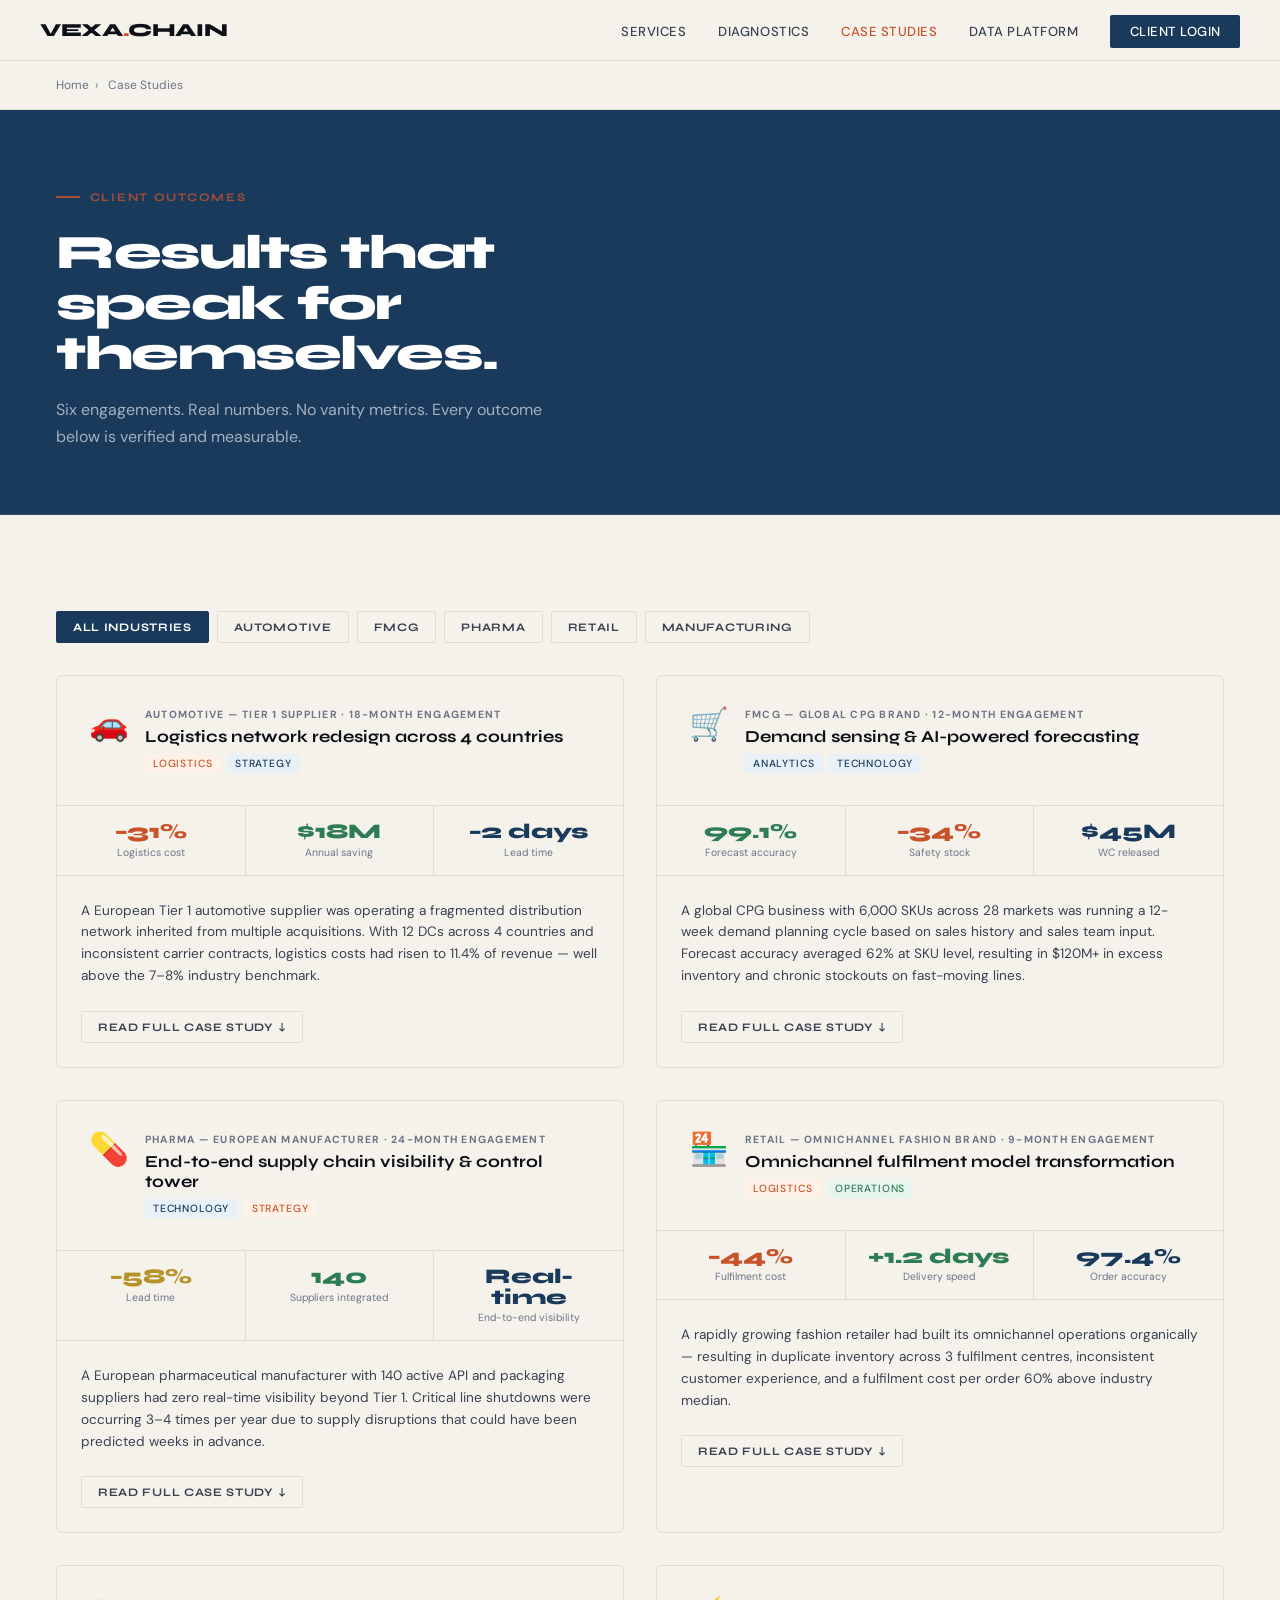
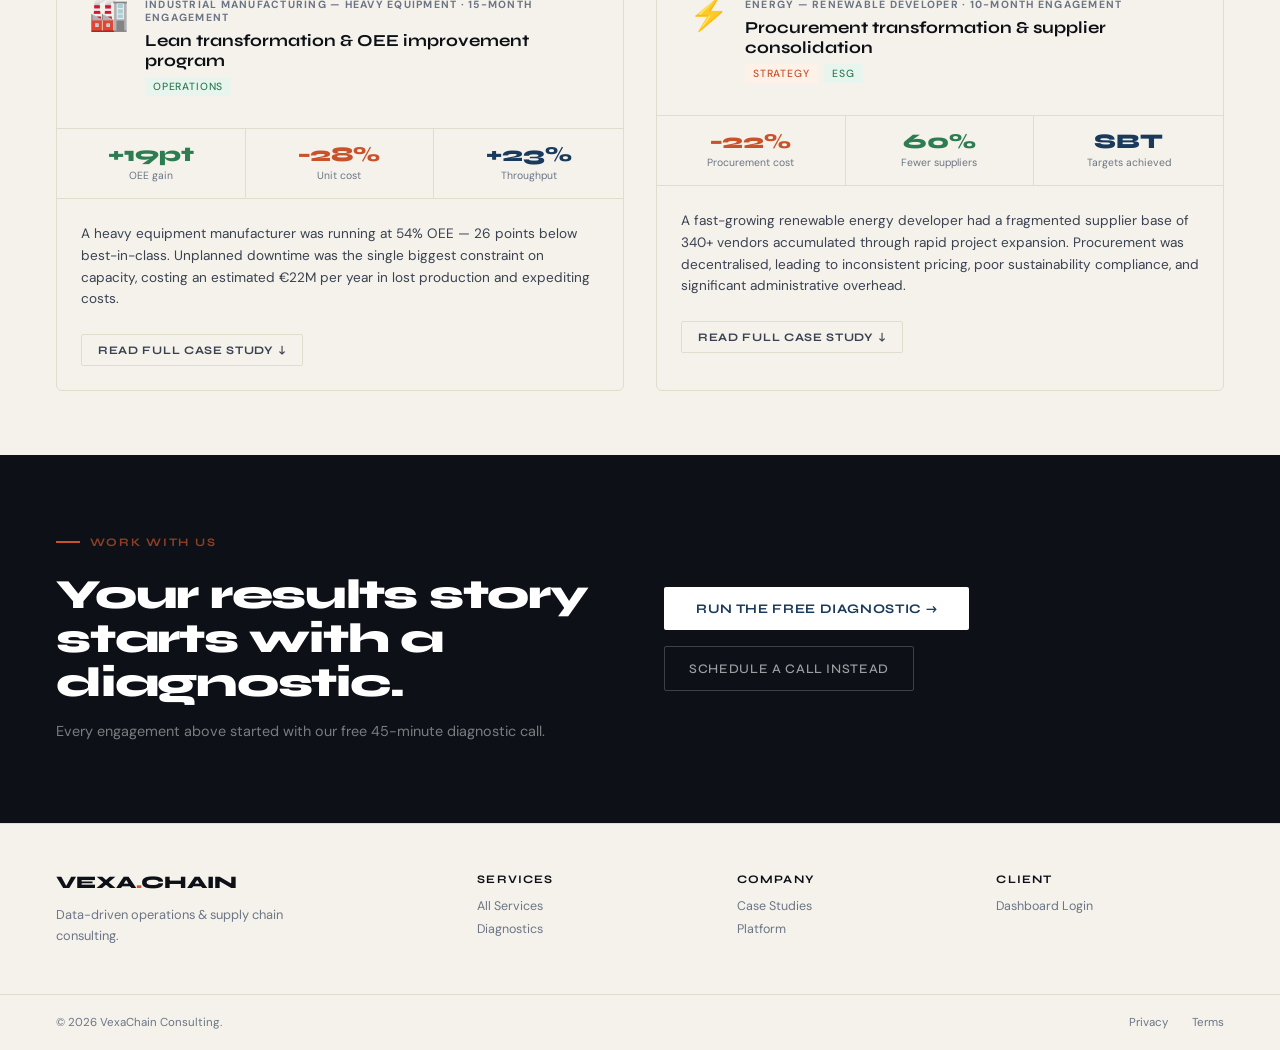
<file: vexachain/pages/case-studies.html>
<!DOCTYPE html>
<html lang="en">
<head>
  <meta charset="UTF-8"/>
  <meta name="viewport" content="width=device-width, initial-scale=1.0"/>
  <title>Case Studies — VexaChain Consulting</title>
  <link rel="preconnect" href="https://fonts.googleapis.com"/>
  <link rel="preconnect" href="https://fonts.gstatic.com" crossorigin/>
  <link href="https://fonts.googleapis.com/css2?family=Syne:wght@400;500;700;800&family=DM+Sans:wght@300;400;500&display=swap" rel="stylesheet"/>
  <link rel="stylesheet" href="../style.css"/>
  <style>
    .cases-section{padding:4rem 3.5rem}
    .filter-bar{display:flex;gap:0.5rem;flex-wrap:wrap;margin:2rem 0}
    .filter-btn{font-family:'Syne',sans-serif;font-size:0.72rem;font-weight:700;letter-spacing:0.06em;text-transform:uppercase;padding:0.5rem 1rem;border:1px solid var(--paper3);border-radius:2px;cursor:pointer;background:transparent;color:var(--ink2);transition:all 0.15s}
    .filter-btn:hover,.filter-btn.active{background:var(--accent2);color:#fff;border-color:var(--accent2)}
    .full-cases-grid{display:grid;grid-template-columns:repeat(2,1fr);gap:2rem}
    .full-case{background:var(--paper);border:1px solid var(--paper3);border-radius:6px;overflow:hidden;transition:box-shadow 0.2s}
    .full-case:hover{box-shadow:0 8px 24px rgba(0,0,0,0.08)}
    .full-case-header{padding:2rem;display:flex;gap:1rem;align-items:flex-start}
    .case-badge{font-size:2rem;line-height:1;flex-shrink:0}
    .case-meta .case-ind-full{font-size:0.65rem;font-weight:700;letter-spacing:0.12em;text-transform:uppercase;color:var(--ink3);margin-bottom:0.4rem}
    .case-meta h3{font-family:'Syne',sans-serif;font-size:1.05rem;font-weight:700;line-height:1.2;color:var(--ink);margin-bottom:0.4rem}
    .case-tag-row{display:flex;gap:0.4rem;flex-wrap:wrap}
    .full-case-stats{display:grid;grid-template-columns:repeat(3,1fr);border-top:1px solid var(--paper3);border-bottom:1px solid var(--paper3)}
    .case-stat{padding:1rem;text-align:center;border-right:1px solid var(--paper3)}
    .case-stat:last-child{border-right:none}
    .case-stat-val{font-family:'Syne',sans-serif;font-size:1.3rem;font-weight:800;line-height:1}
    .case-stat-lbl{font-size:0.65rem;color:var(--ink3);margin-top:3px}
    .full-case-body{padding:1.5rem}
    .full-case-body p{font-size:0.85rem;color:var(--ink2);line-height:1.6;margin-bottom:1rem}
    .expand-toggle{background:none;border:1px solid var(--paper3);border-radius:2px;padding:0.5rem 1rem;font-family:'Syne',sans-serif;font-size:0.72rem;font-weight:700;letter-spacing:0.06em;text-transform:uppercase;cursor:pointer;color:var(--ink2);transition:all 0.15s;margin-top:0.5rem}
    .expand-toggle:hover{border-color:var(--accent);color:var(--accent)}
    .case-expanded{display:none;padding:0 1.5rem 1.5rem}
    .case-expanded.open{display:block}
    .detail-block{margin-bottom:1.2rem}
    .detail-block h4{font-family:'Syne',sans-serif;font-size:0.72rem;font-weight:700;letter-spacing:0.1em;text-transform:uppercase;color:var(--ink3);margin-bottom:0.5rem}
    .detail-block p{font-size:0.83rem;color:var(--ink2);line-height:1.6}
    .timeline{display:flex;flex-direction:column;gap:0}
    .tl-item{display:flex;gap:1rem;align-items:flex-start}
    .tl-dot{width:10px;height:10px;border-radius:50%;background:var(--accent);margin-top:5px;flex-shrink:0}
    .tl-line{width:2px;background:var(--paper3);flex:1;min-height:20px;margin-left:4px}
    .tl-content{padding-bottom:1rem}
    .tl-phase{font-family:'Syne',sans-serif;font-size:0.75rem;font-weight:700;color:var(--ink);margin-bottom:2px}
    .tl-desc{font-size:0.78rem;color:var(--ink3)}
    @media(max-width:900px){.full-cases-grid{grid-template-columns:1fr}}
    @media(max-width:768px){.cases-section{padding:2.5rem 1.5rem}}
  </style>
</head>
<body>
<nav>
  <a href="../index.html" class="logo">VEXA<span>.</span>CHAIN</a>
  <button class="nav-hamburger" onclick="toggleMenu()" aria-label="Menu">☰</button>
  <ul id="nav-menu">
    <li><a href="services.html">Services</a></li>
    <li><a href="diagnostics.html">Diagnostics</a></li>
    <li><a href="case-studies.html" style="color:var(--accent)">Case Studies</a></li>
    <li><a href="platform.html">Data Platform</a></li>
    <li><a href="dashboard.html" class="nav-cta">Client Login</a></li>
  </ul>
</nav>
<div class="breadcrumb"><a href="../index.html">Home</a><span>›</span> Case Studies</div>

<div class="page-hero">
  <div class="eyebrow">Client outcomes</div>
  <h1>Results that speak for themselves.</h1>
  <p>Six engagements. Real numbers. No vanity metrics. Every outcome below is verified and measurable.</p>
</div>

<div class="cases-section">
  <div class="filter-bar">
    <button class="filter-btn active" onclick="filterCases('all',this)">All industries</button>
    <button class="filter-btn" onclick="filterCases('automotive',this)">Automotive</button>
    <button class="filter-btn" onclick="filterCases('fmcg',this)">FMCG</button>
    <button class="filter-btn" onclick="filterCases('pharma',this)">Pharma</button>
    <button class="filter-btn" onclick="filterCases('retail',this)">Retail</button>
    <button class="filter-btn" onclick="filterCases('manufacturing',this)">Manufacturing</button>
  </div>

  <div class="full-cases-grid">

    <!-- AUTOMOTIVE -->
    <div class="full-case" id="automotive" data-industry="automotive">
      <div class="full-case-header">
        <div class="case-badge">🚗</div>
        <div class="case-meta">
          <div class="case-ind-full">Automotive — Tier 1 supplier · 18-month engagement</div>
          <h3>Logistics network redesign across 4 countries</h3>
          <div class="case-tag-row"><span class="svc-tag tag-orange" style="margin:0">Logistics</span><span class="svc-tag tag-blue" style="margin:0">Strategy</span></div>
        </div>
      </div>
      <div class="full-case-stats">
        <div class="case-stat"><div class="case-stat-val" style="color:#c8522a">−31%</div><div class="case-stat-lbl">Logistics cost</div></div>
        <div class="case-stat"><div class="case-stat-val" style="color:#2e7d52">$18M</div><div class="case-stat-lbl">Annual saving</div></div>
        <div class="case-stat"><div class="case-stat-val" style="color:#1a3a5c">−2 days</div><div class="case-stat-lbl">Lead time</div></div>
      </div>
      <div class="full-case-body">
        <p>A European Tier 1 automotive supplier was operating a fragmented distribution network inherited from multiple acquisitions. With 12 DCs across 4 countries and inconsistent carrier contracts, logistics costs had risen to 11.4% of revenue — well above the 7–8% industry benchmark.</p>
        <button class="expand-toggle" onclick="toggleExpand(this)">Read full case study ↓</button>
      </div>
      <div class="case-expanded">
        <div class="detail-block"><h4>The challenge</h4><p>Legacy DC footprint from 3 acquisitions, 47 carrier relationships, no network optimisation model, and logistics cost growth outpacing revenue at 3.2% per year.</p></div>
        <div class="detail-block"><h4>Our approach</h4>
          <div class="timeline">
            <div class="tl-item"><div><div class="tl-dot"></div><div class="tl-line"></div></div><div class="tl-content"><div class="tl-phase">Months 1–3: Diagnostic &amp; baseline</div><div class="tl-desc">Full network cost model built; carrier benchmarking completed across all lanes</div></div></div>
            <div class="tl-item"><div><div class="tl-dot"></div><div class="tl-line"></div></div><div class="tl-content"><div class="tl-phase">Months 4–8: Network redesign</div><div class="tl-desc">Modelled 14 network configurations; selected 7-DC hub-and-spoke design</div></div></div>
            <div class="tl-item"><div><div class="tl-dot"></div><div class="tl-line"></div></div><div class="tl-content"><div class="tl-phase">Months 9–18: Implementation</div><div class="tl-desc">Phased DC consolidation, new carrier contracts, and WMS standardisation</div></div></div>
          </div>
        </div>
        <div class="detail-block"><h4>The outcome</h4><p>12 DCs consolidated to 7 regional hubs. Carrier relationships reduced from 47 to 12 strategic partners with volume-leveraged rates. Logistics cost fell from 11.4% to 7.9% of revenue, saving $18M annually. Average delivery lead time reduced by 2 days across the customer base.</p></div>
      </div>
    </div>

    <!-- FMCG -->
    <div class="full-case" id="fmcg" data-industry="fmcg">
      <div class="full-case-header">
        <div class="case-badge">🛒</div>
        <div class="case-meta">
          <div class="case-ind-full">FMCG — Global CPG brand · 12-month engagement</div>
          <h3>Demand sensing &amp; AI-powered forecasting</h3>
          <div class="case-tag-row"><span class="svc-tag tag-blue" style="margin:0">Analytics</span><span class="svc-tag tag-blue" style="margin:0">Technology</span></div>
        </div>
      </div>
      <div class="full-case-stats">
        <div class="case-stat"><div class="case-stat-val" style="color:#2e7d52">99.1%</div><div class="case-stat-lbl">Forecast accuracy</div></div>
        <div class="case-stat"><div class="case-stat-val" style="color:#c8522a">−34%</div><div class="case-stat-lbl">Safety stock</div></div>
        <div class="case-stat"><div class="case-stat-val" style="color:#1a3a5c">$45M</div><div class="case-stat-lbl">WC released</div></div>
      </div>
      <div class="full-case-body">
        <p>A global CPG business with 6,000 SKUs across 28 markets was running a 12-week demand planning cycle based on sales history and sales team input. Forecast accuracy averaged 62% at SKU level, resulting in $120M+ in excess inventory and chronic stockouts on fast-moving lines.</p>
        <button class="expand-toggle" onclick="toggleExpand(this)">Read full case study ↓</button>
      </div>
      <div class="case-expanded">
        <div class="detail-block"><h4>The challenge</h4><p>62% average SKU-level forecast accuracy, $120M excess stock, and a planning team spending 70% of their time on data preparation rather than decision-making.</p></div>
        <div class="detail-block"><h4>Our approach</h4>
          <div class="timeline">
            <div class="tl-item"><div><div class="tl-dot"></div><div class="tl-line"></div></div><div class="tl-content"><div class="tl-phase">Months 1–2: Data architecture</div><div class="tl-desc">Unified 8 data sources into a single demand signal layer including POS, distributor sell-out, and weather</div></div></div>
            <div class="tl-item"><div><div class="tl-dot"></div><div class="tl-line"></div></div><div class="tl-content"><div class="tl-phase">Months 3–6: Model development</div><div class="tl-desc">Deployed ensemble ML model with separate algorithms per SKU cluster; planner override UI built</div></div></div>
            <div class="tl-item"><div><div class="tl-dot"></div><div class="tl-line"></div></div><div class="tl-content"><div class="tl-phase">Months 7–12: Embedding &amp; capability</div><div class="tl-desc">Full S&OP process redesign; planning team upskilled on model interpretation and exception management</div></div></div>
          </div>
        </div>
        <div class="detail-block"><h4>The outcome</h4><p>SKU-level forecast accuracy reached 99.1% on the top 80% of volume. Safety stock reduced by 34%, releasing $45M in working capital. Planning team now spends 80% of their time on value-added decisions rather than data prep.</p></div>
      </div>
    </div>

    <!-- PHARMA -->
    <div class="full-case" id="pharma" data-industry="pharma">
      <div class="full-case-header">
        <div class="case-badge">💊</div>
        <div class="case-meta">
          <div class="case-ind-full">Pharma — European manufacturer · 24-month engagement</div>
          <h3>End-to-end supply chain visibility &amp; control tower</h3>
          <div class="case-tag-row"><span class="svc-tag tag-blue" style="margin:0">Technology</span><span class="svc-tag tag-orange" style="margin:0">Strategy</span></div>
        </div>
      </div>
      <div class="full-case-stats">
        <div class="case-stat"><div class="case-stat-val" style="color:#b8922a">−58%</div><div class="case-stat-lbl">Lead time</div></div>
        <div class="case-stat"><div class="case-stat-val" style="color:#2e7d52">140</div><div class="case-stat-lbl">Suppliers integrated</div></div>
        <div class="case-stat"><div class="case-stat-val" style="color:#1a3a5c">Real-time</div><div class="case-stat-lbl">End-to-end visibility</div></div>
      </div>
      <div class="full-case-body">
        <p>A European pharmaceutical manufacturer with 140 active API and packaging suppliers had zero real-time visibility beyond Tier 1. Critical line shutdowns were occurring 3–4 times per year due to supply disruptions that could have been predicted weeks in advance.</p>
        <button class="expand-toggle" onclick="toggleExpand(this)">Read full case study ↓</button>
      </div>
      <div class="case-expanded">
        <div class="detail-block"><h4>The challenge</h4><p>3–4 critical line shutdowns per year at $2.8M average cost each. 26-day average order-to-delivery on critical materials. No Tier 2/3 supplier visibility.</p></div>
        <div class="detail-block"><h4>Our approach</h4>
          <div class="timeline">
            <div class="tl-item"><div><div class="tl-dot"></div><div class="tl-line"></div></div><div class="tl-content"><div class="tl-phase">Months 1–6: Architecture &amp; supplier onboarding</div><div class="tl-desc">Control tower platform selected; API integrations built for top 40 suppliers by criticality</div></div></div>
            <div class="tl-item"><div><div class="tl-dot"></div><div class="tl-line"></div></div><div class="tl-content"><div class="tl-phase">Months 7–14: Full rollout</div><div class="tl-desc">All 140 suppliers onboarded; ML risk scoring deployed with 6-week forward horizon</div></div></div>
            <div class="tl-item"><div><div class="tl-dot"></div><div class="tl-line"></div></div><div class="tl-content"><div class="tl-phase">Months 15–24: Optimisation</div><div class="tl-desc">Lead time reduction program run in parallel; 22 process improvements implemented across procurement</div></div></div>
          </div>
        </div>
        <div class="detail-block"><h4>The outcome</h4><p>Order-to-delivery lead time reduced from 26 days to 11 days on critical lines. Zero line shutdowns in the 18 months following full deployment. The control tower now surfaces risk signals an average of 19 days before impact, enabling proactive intervention.</p></div>
      </div>
    </div>

    <!-- RETAIL -->
    <div class="full-case" data-industry="retail">
      <div class="full-case-header">
        <div class="case-badge">🏪</div>
        <div class="case-meta">
          <div class="case-ind-full">Retail — Omnichannel fashion brand · 9-month engagement</div>
          <h3>Omnichannel fulfilment model transformation</h3>
          <div class="case-tag-row"><span class="svc-tag tag-orange" style="margin:0">Logistics</span><span class="svc-tag tag-green" style="margin:0">Operations</span></div>
        </div>
      </div>
      <div class="full-case-stats">
        <div class="case-stat"><div class="case-stat-val" style="color:#c8522a">−44%</div><div class="case-stat-lbl">Fulfilment cost</div></div>
        <div class="case-stat"><div class="case-stat-val" style="color:#2e7d52">+1.2 days</div><div class="case-stat-lbl">Delivery speed</div></div>
        <div class="case-stat"><div class="case-stat-val" style="color:#1a3a5c">97.4%</div><div class="case-stat-lbl">Order accuracy</div></div>
      </div>
      <div class="full-case-body">
        <p>A rapidly growing fashion retailer had built its omnichannel operations organically — resulting in duplicate inventory across 3 fulfilment centres, inconsistent customer experience, and a fulfilment cost per order 60% above industry median.</p>
        <button class="expand-toggle" onclick="toggleExpand(this)">Read full case study ↓</button>
      </div>
      <div class="case-expanded">
        <div class="detail-block"><h4>The challenge</h4><p>£28 average cost-per-order vs £17 sector benchmark. Inventory held in triplicate across channels. Returns processing taking 14 days before restocking.</p></div>
        <div class="detail-block"><h4>Our approach</h4>
          <div class="timeline">
            <div class="tl-item"><div><div class="tl-dot"></div><div class="tl-line"></div></div><div class="tl-content"><div class="tl-phase">Months 1–3: Cost baseline &amp; modelling</div><div class="tl-desc">End-to-end fulfilment cost teardown; single-inventory-pool feasibility study</div></div></div>
            <div class="tl-item"><div><div class="tl-dot"></div><div class="tl-line"></div></div><div class="tl-content"><div class="tl-phase">Months 4–9: Implementation</div><div class="tl-desc">Unified inventory model deployed; returns processing redesigned from 14 days to 3</div></div></div>
          </div>
        </div>
        <div class="detail-block"><h4>The outcome</h4><p>Fulfilment cost per order reduced from £28 to £15.7. Delivery speed improved by 1.2 days on average. Returns-to-restock cycle cut from 14 days to 3 days, recovering an estimated £4.2M in lost sales annually.</p></div>
      </div>
    </div>

    <!-- MANUFACTURING -->
    <div class="full-case" data-industry="manufacturing">
      <div class="full-case-header">
        <div class="case-badge">🏭</div>
        <div class="case-meta">
          <div class="case-ind-full">Industrial manufacturing — Heavy equipment · 15-month engagement</div>
          <h3>Lean transformation &amp; OEE improvement program</h3>
          <div class="case-tag-row"><span class="svc-tag tag-green" style="margin:0">Operations</span></div>
        </div>
      </div>
      <div class="full-case-stats">
        <div class="case-stat"><div class="case-stat-val" style="color:#2e7d52">+19pt</div><div class="case-stat-lbl">OEE gain</div></div>
        <div class="case-stat"><div class="case-stat-val" style="color:#c8522a">−28%</div><div class="case-stat-lbl">Unit cost</div></div>
        <div class="case-stat"><div class="case-stat-val" style="color:#1a3a5c">+23%</div><div class="case-stat-lbl">Throughput</div></div>
      </div>
      <div class="full-case-body">
        <p>A heavy equipment manufacturer was running at 54% OEE — 26 points below best-in-class. Unplanned downtime was the single biggest constraint on capacity, costing an estimated €22M per year in lost production and expediting costs.</p>
        <button class="expand-toggle" onclick="toggleExpand(this)">Read full case study ↓</button>
      </div>
      <div class="case-expanded">
        <div class="detail-block"><h4>The challenge</h4><p>54% OEE. Top 3 downtime causes responsible for 68% of total lost time. No structured maintenance program. Shop floor KPIs not cascaded below plant manager level.</p></div>
        <div class="detail-block"><h4>Our approach</h4>
          <div class="timeline">
            <div class="tl-item"><div><div class="tl-dot"></div><div class="tl-line"></div></div><div class="tl-content"><div class="tl-phase">Months 1–4: Loss analysis &amp; prioritisation</div><div class="tl-desc">Granular OEE measurement deployed; Pareto of losses built; quick-win roadmap defined</div></div></div>
            <div class="tl-item"><div><div class="tl-dot"></div><div class="tl-line"></div></div><div class="tl-content"><div class="tl-phase">Months 5–15: Lean implementation</div><div class="tl-desc">5S, SMED, TPM programs run in parallel; daily management system embedded across all lines</div></div></div>
          </div>
        </div>
        <div class="detail-block"><h4>The outcome</h4><p>OEE improved from 54% to 73% — a 19-point gain. Unit manufacturing cost reduced by 28%. Throughput increased 23% without capital investment. The improvements generated €19M in annualised value, returning 8x the engagement fee in year one.</p></div>
      </div>
    </div>

    <!-- ENERGY -->
    <div class="full-case" data-industry="manufacturing">
      <div class="full-case-header">
        <div class="case-badge">⚡</div>
        <div class="case-meta">
          <div class="case-ind-full">Energy — Renewable developer · 10-month engagement</div>
          <h3>Procurement transformation &amp; supplier consolidation</h3>
          <div class="case-tag-row"><span class="svc-tag tag-orange" style="margin:0">Strategy</span><span class="svc-tag tag-green" style="margin:0">ESG</span></div>
        </div>
      </div>
      <div class="full-case-stats">
        <div class="case-stat"><div class="case-stat-val" style="color:#c8522a">−22%</div><div class="case-stat-lbl">Procurement cost</div></div>
        <div class="case-stat"><div class="case-stat-val" style="color:#2e7d52">60%</div><div class="case-stat-lbl">Fewer suppliers</div></div>
        <div class="case-stat"><div class="case-stat-val" style="color:#1a3a5c">SBT</div><div class="case-stat-lbl">Targets achieved</div></div>
      </div>
      <div class="full-case-body">
        <p>A fast-growing renewable energy developer had a fragmented supplier base of 340+ vendors accumulated through rapid project expansion. Procurement was decentralised, leading to inconsistent pricing, poor sustainability compliance, and significant administrative overhead.</p>
        <button class="expand-toggle" onclick="toggleExpand(this)">Read full case study ↓</button>
      </div>
      <div class="case-expanded">
        <div class="detail-block"><h4>The outcome</h4><p>Supplier base reduced from 340 to 138 strategic partners. Centralised procurement function established. Category spend under management increased from 34% to 91%. Average unit costs reduced 22% through aggregated volume leverage. All tier-1 suppliers now meet science-based sustainability criteria.</p></div>
      </div>
    </div>

  </div>
</div>

<div class="cta-section">
  <div>
    <div class="eyebrow" style="color:rgba(200,82,42,0.7)">Work with us</div>
    <h2>Your results story starts with a diagnostic.</h2>
    <p style="color:rgba(255,255,255,0.45);font-size:0.9rem;margin-top:1rem;line-height:1.6">Every engagement above started with our free 45-minute diagnostic call.</p>
  </div>
  <div style="display:flex;flex-direction:column;gap:1rem;align-items:flex-start">
    <a href="diagnostics.html" class="btn-white">Run the free diagnostic →</a>
    <a href="../index.html#cta" class="btn-ghost" style="color:rgba(255,255,255,0.6);border-color:rgba(255,255,255,0.2)">Schedule a call instead</a>
  </div>
</div>

<footer>
  <div class="footer-top">
    <div class="footer-brand"><a href="../index.html" class="footer-logo">VEXA<span>.</span>CHAIN</a><p class="footer-tagline">Data-driven operations &amp; supply chain consulting.</p></div>
    <div class="footer-cols">
      <div class="footer-col"><h4>Services</h4><a href="services.html">All Services</a><a href="diagnostics.html">Diagnostics</a></div>
      <div class="footer-col"><h4>Company</h4><a href="case-studies.html">Case Studies</a><a href="platform.html">Platform</a></div>
      <div class="footer-col"><h4>Client</h4><a href="dashboard.html">Dashboard Login</a></div>
    </div>
  </div>
  <div class="footer-bottom"><span class="footer-copy">© 2026 VexaChain Consulting.</span><div class="footer-legal"><a href="#">Privacy</a><a href="#">Terms</a></div></div>
</footer>

<script src="../script.js"></script>
<script>
  function toggleExpand(btn) {
    const expanded = btn.closest('.full-case-body').nextElementSibling;
    if (expanded.classList.contains('open')) {
      expanded.classList.remove('open');
      btn.textContent = 'Read full case study ↓';
    } else {
      expanded.classList.add('open');
      btn.textContent = 'Close ↑';
    }
  }
  function filterCases(industry, btn) {
    document.querySelectorAll('.filter-btn').forEach(b => b.classList.remove('active'));
    btn.classList.add('active');
    document.querySelectorAll('.full-case').forEach(c => {
      if (industry === 'all' || c.dataset.industry === industry) {
        c.style.display = '';
      } else {
        c.style.display = 'none';
      }
    });
  }
  // Anchor scroll
  const hash = window.location.hash;
  if (hash) {
    setTimeout(() => {
      const el = document.querySelector(hash);
      if (el) { el.scrollIntoView({ behavior: 'smooth' }); el.querySelector('.expand-toggle')?.click(); }
    }, 300);
  }
</script>
</body>
</html>
</file>
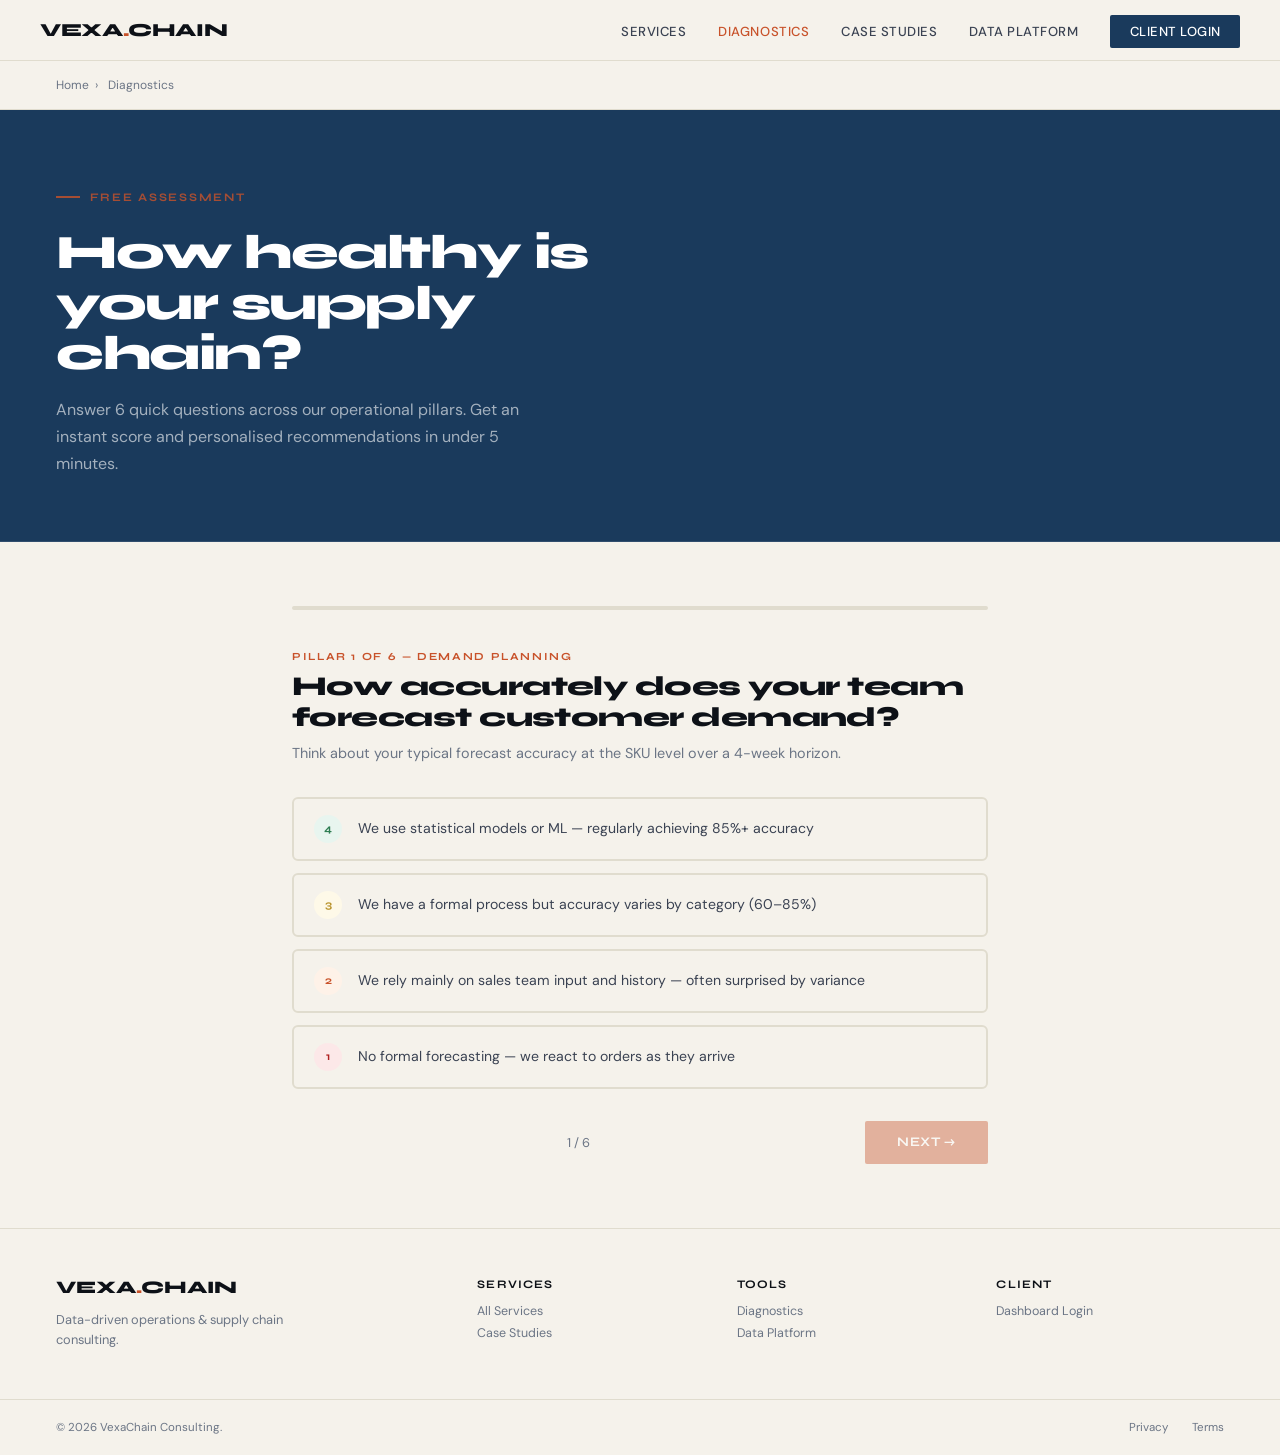
<file: vexachain/pages/diagnostics.html>
<!DOCTYPE html>
<html lang="en">
<head>
  <meta charset="UTF-8"/>
  <meta name="viewport" content="width=device-width, initial-scale=1.0"/>
  <title>Diagnostics — VexaChain Consulting</title>
  <link rel="preconnect" href="https://fonts.googleapis.com"/>
  <link rel="preconnect" href="https://fonts.gstatic.com" crossorigin/>
  <link href="https://fonts.googleapis.com/css2?family=Syne:wght@400;500;700;800&family=DM+Sans:wght@300;400;500&display=swap" rel="stylesheet"/>
  <link rel="stylesheet" href="../style.css"/>
  <style>
    .diag-container{max-width:760px;margin:0 auto;padding:4rem 2rem}
    .progress-bar-wrap{height:4px;background:var(--paper3);border-radius:2px;margin-bottom:2.5rem}
    .progress-bar-fill{height:100%;background:var(--accent);border-radius:2px;transition:width 0.4s ease}
    .step{display:none}
    .step.active{display:block}
    .step-label{font-family:'Syne',sans-serif;font-size:0.68rem;font-weight:700;letter-spacing:0.15em;text-transform:uppercase;color:var(--accent);margin-bottom:0.5rem}
    .step h2{font-size:1.7rem;font-weight:800;letter-spacing:-0.02em;margin-bottom:0.5rem;line-height:1.15}
    .step .step-sub{font-size:0.9rem;color:var(--ink3);margin-bottom:2rem;line-height:1.6}
    .options{display:flex;flex-direction:column;gap:0.75rem}
    .option{background:var(--paper);border:2px solid var(--paper3);border-radius:6px;padding:1rem 1.25rem;cursor:pointer;transition:all 0.15s;display:flex;align-items:center;gap:1rem}
    .option:hover{border-color:var(--accent2);background:var(--paper2)}
    .option.selected{border-color:var(--accent);background:#fef2e8}
    .option-score{font-family:'Syne',sans-serif;font-size:0.7rem;font-weight:700;width:28px;height:28px;border-radius:50%;display:flex;align-items:center;justify-content:center;flex-shrink:0}
    .option-text{font-size:0.88rem;color:var(--ink2);line-height:1.4}
    .step-nav{display:flex;justify-content:space-between;align-items:center;margin-top:2rem}
    .step-nav .step-count{font-size:0.8rem;color:var(--ink3)}
    /* Results */
    .results-header{text-align:center;margin-bottom:2.5rem}
    .results-header h2{font-size:2rem;font-weight:800;letter-spacing:-0.02em;margin-bottom:0.5rem}
    .overall-score{font-family:'Syne',sans-serif;font-size:4rem;font-weight:800;color:var(--accent);line-height:1}
    .overall-label{font-size:0.85rem;color:var(--ink3);margin-top:0.25rem}
    .score-tier{display:inline-block;padding:4px 12px;border-radius:12px;font-size:0.75rem;font-weight:700;margin-top:0.75rem;letter-spacing:0.04em;text-transform:uppercase}
    .results-grid{display:grid;grid-template-columns:1fr 1fr;gap:1rem;margin-bottom:2rem}
    .result-bar-item{background:var(--paper);border:1px solid var(--paper3);border-radius:6px;padding:1rem 1.25rem}
    .result-bar-item .pillar-name{font-size:0.82rem;font-weight:500;color:var(--ink);margin-bottom:0.6rem;display:flex;justify-content:space-between}
    .result-bar-item .pillar-name span{font-family:'Syne',sans-serif;font-weight:700}
    .result-bar-wrap{height:8px;background:var(--paper3);border-radius:4px}
    .result-bar-fill{height:100%;border-radius:4px;transition:width 0.8s ease}
    .recommendation{background:var(--accent2);color:#fff;border-radius:6px;padding:1.5rem;margin-bottom:1rem}
    .recommendation h4{font-family:'Syne',sans-serif;font-size:0.85rem;font-weight:700;margin-bottom:0.5rem}
    .recommendation p{font-size:0.82rem;color:rgba(255,255,255,0.7);line-height:1.5}
    .results-actions{display:flex;gap:1rem;flex-wrap:wrap;justify-content:center;margin-top:2rem}
    @media(max-width:640px){.results-grid{grid-template-columns:1fr}.step h2{font-size:1.4rem}}
  </style>
</head>
<body>
<nav>
  <a href="../index.html" class="logo">VEXA<span>.</span>CHAIN</a>
  <button class="nav-hamburger" onclick="toggleMenu()" aria-label="Menu">☰</button>
  <ul id="nav-menu">
    <li><a href="services.html">Services</a></li>
    <li><a href="diagnostics.html" style="color:var(--accent)">Diagnostics</a></li>
    <li><a href="case-studies.html">Case Studies</a></li>
    <li><a href="platform.html">Data Platform</a></li>
    <li><a href="dashboard.html" class="nav-cta">Client Login</a></li>
  </ul>
</nav>
<div class="breadcrumb"><a href="../index.html">Home</a><span>›</span> Diagnostics</div>

<div class="page-hero">
  <div class="eyebrow">Free assessment</div>
  <h1>How healthy is your supply chain?</h1>
  <p>Answer 6 quick questions across our operational pillars. Get an instant score and personalised recommendations in under 5 minutes.</p>
</div>

<div class="diag-container">
  <div class="progress-bar-wrap"><div class="progress-bar-fill" id="progress" style="width:0%"></div></div>

  <!-- Step 1: Demand Planning -->
  <div class="step active" id="step-1">
    <div class="step-label">Pillar 1 of 6 — Demand Planning</div>
    <h2>How accurately does your team forecast customer demand?</h2>
    <p class="step-sub">Think about your typical forecast accuracy at the SKU level over a 4-week horizon.</p>
    <div class="options">
      <div class="option" onclick="selectOption(this, 1, 10)"><div class="option-score" style="background:#e8f5ef;color:#2e7d52">4</div><div class="option-text">We use statistical models or ML — regularly achieving 85%+ accuracy</div></div>
      <div class="option" onclick="selectOption(this, 1, 7)"><div class="option-score" style="background:#fef9e8;color:#b8922a">3</div><div class="option-text">We have a formal process but accuracy varies by category (60–85%)</div></div>
      <div class="option" onclick="selectOption(this, 1, 4)"><div class="option-score" style="background:#fef2e8;color:#c8522a">2</div><div class="option-text">We rely mainly on sales team input and history — often surprised by variance</div></div>
      <div class="option" onclick="selectOption(this, 1, 1)"><div class="option-score" style="background:#fce8e8;color:#b02020">1</div><div class="option-text">No formal forecasting — we react to orders as they arrive</div></div>
    </div>
    <div class="step-nav"><div></div><div class="step-count">1 / 6</div><button class="btn-primary" onclick="nextStep(2)" id="next-1" disabled style="opacity:0.4">Next →</button></div>
  </div>

  <!-- Step 2: Supplier Management -->
  <div class="step" id="step-2">
    <div class="step-label">Pillar 2 of 6 — Supplier Management</div>
    <h2>How well do you manage supplier performance and risk?</h2>
    <p class="step-sub">Consider your visibility into supplier capacity, quality, and delivery performance.</p>
    <div class="options">
      <div class="option" onclick="selectOption(this, 2, 10)"><div class="option-score" style="background:#e8f5ef;color:#2e7d52">4</div><div class="option-text">Real-time supplier scorecards, risk monitoring, and dual-sourcing on critical parts</div></div>
      <div class="option" onclick="selectOption(this, 2, 7)"><div class="option-score" style="background:#fef9e8;color:#b8922a">3</div><div class="option-text">Regular reviews with top suppliers but limited visibility on tier-2+</div></div>
      <div class="option" onclick="selectOption(this, 2, 4)"><div class="option-score" style="background:#fef2e8;color:#c8522a">2</div><div class="option-text">Reactive — we find out about issues when deliveries are late or quality fails</div></div>
      <div class="option" onclick="selectOption(this, 2, 1)"><div class="option-score" style="background:#fce8e8;color:#b02020">1</div><div class="option-text">Little to no structured supplier management in place</div></div>
    </div>
    <div class="step-nav"><button class="btn-ghost" onclick="prevStep(1)">← Back</button><div class="step-count">2 / 6</div><button class="btn-primary" onclick="nextStep(3)" id="next-2" disabled style="opacity:0.4">Next →</button></div>
  </div>

  <!-- Step 3: Inventory -->
  <div class="step" id="step-3">
    <div class="step-label">Pillar 3 of 6 — Inventory Control</div>
    <h2>How well-calibrated is your inventory across the network?</h2>
    <p class="step-sub">Think about your inventory turns, write-off rates, and working capital tied up in stock.</p>
    <div class="options">
      <div class="option" onclick="selectOption(this, 3, 10)"><div class="option-score" style="background:#e8f5ef;color:#2e7d52">4</div><div class="option-text">Dynamic safety stock optimisation — turns above industry benchmark, minimal excess</div></div>
      <div class="option" onclick="selectOption(this, 3, 7)"><div class="option-score" style="background:#fef9e8;color:#b8922a">3</div><div class="option-text">Defined policies in place but some chronic overstock and stockouts persist</div></div>
      <div class="option" onclick="selectOption(this, 3, 4)"><div class="option-score" style="background:#fef2e8;color:#c8522a">2</div><div class="option-text">Manual reviews, high safety stock "just in case", regular write-offs</div></div>
      <div class="option" onclick="selectOption(this, 3, 1)"><div class="option-score" style="background:#fce8e8;color:#b02020">1</div><div class="option-text">No visibility — we don't know what's where or why</div></div>
    </div>
    <div class="step-nav"><button class="btn-ghost" onclick="prevStep(2)">← Back</button><div class="step-count">3 / 6</div><button class="btn-primary" onclick="nextStep(4)" id="next-3" disabled style="opacity:0.4">Next →</button></div>
  </div>

  <!-- Step 4: Logistics -->
  <div class="step" id="step-4">
    <div class="step-label">Pillar 4 of 6 — Logistics Efficiency</div>
    <h2>How optimised is your outbound logistics and distribution?</h2>
    <p class="step-sub">Consider your freight costs as a % of revenue, on-time delivery rate, and carrier utilisation.</p>
    <div class="options">
      <div class="option" onclick="selectOption(this, 4, 10)"><div class="option-score" style="background:#e8f5ef;color:#2e7d52">4</div><div class="option-text">Optimised network with dynamic routing, strong carrier KPIs, and 98%+ OTIF</div></div>
      <div class="option" onclick="selectOption(this, 4, 7)"><div class="option-score" style="background:#fef9e8;color:#b8922a">3</div><div class="option-text">Good performance but freight costs and delivery windows have room to improve</div></div>
      <div class="option" onclick="selectOption(this, 4, 4)"><div class="option-score" style="background:#fef2e8;color:#c8522a">2</div><div class="option-text">High freight costs, carrier issues, and delivery complaints from customers</div></div>
      <div class="option" onclick="selectOption(this, 4, 1)"><div class="option-score" style="background:#fce8e8;color:#b02020">1</div><div class="option-text">No visibility into logistics costs or performance — managed ad hoc</div></div>
    </div>
    <div class="step-nav"><button class="btn-ghost" onclick="prevStep(3)">← Back</button><div class="step-count">4 / 6</div><button class="btn-primary" onclick="nextStep(5)" id="next-4" disabled style="opacity:0.4">Next →</button></div>
  </div>

  <!-- Step 5: Data Maturity -->
  <div class="step" id="step-5">
    <div class="step-label">Pillar 5 of 6 — Data Maturity</div>
    <h2>How data-driven are your operational decisions?</h2>
    <p class="step-sub">Think about the quality, accessibility, and use of data in your day-to-day operations decisions.</p>
    <div class="options">
      <div class="option" onclick="selectOption(this, 5, 10)"><div class="option-score" style="background:#e8f5ef;color:#2e7d52">4</div><div class="option-text">Live dashboards, automated alerts, and AI-assisted decision support across functions</div></div>
      <div class="option" onclick="selectOption(this, 5, 7)"><div class="option-score" style="background:#fef9e8;color:#b8922a">3</div><div class="option-text">Regular reporting but lots of manual Excel work and data quality issues</div></div>
      <div class="option" onclick="selectOption(this, 5, 4)"><div class="option-score" style="background:#fef2e8;color:#c8522a">2</div><div class="option-text">Siloed systems, inconsistent data, decisions based on experience over evidence</div></div>
      <div class="option" onclick="selectOption(this, 5, 1)"><div class="option-score" style="background:#fce8e8;color:#b02020">1</div><div class="option-text">No consistent data infrastructure — we can't see what's happening in real time</div></div>
    </div>
    <div class="step-nav"><button class="btn-ghost" onclick="prevStep(4)">← Back</button><div class="step-count">5 / 6</div><button class="btn-primary" onclick="nextStep(6)" id="next-5" disabled style="opacity:0.4">Next →</button></div>
  </div>

  <!-- Step 6: Sustainability -->
  <div class="step" id="step-6">
    <div class="step-label">Pillar 6 of 6 — Sustainability</div>
    <h2>How advanced is your supply chain sustainability program?</h2>
    <p class="step-sub">Consider your emissions visibility, supplier sustainability standards, and ESG reporting maturity.</p>
    <div class="options">
      <div class="option" onclick="selectOption(this, 6, 10)"><div class="option-score" style="background:#e8f5ef;color:#2e7d52">4</div><div class="option-text">Science-based targets set, Scope 3 mapped, supplier ESG standards in contracts</div></div>
      <div class="option" onclick="selectOption(this, 6, 7)"><div class="option-score" style="background:#fef9e8;color:#b8922a">3</div><div class="option-text">Scope 1&amp;2 tracked, some supplier questionnaires, sustainability KPIs in reports</div></div>
      <div class="option" onclick="selectOption(this, 6, 4)"><div class="option-score" style="background:#fef2e8;color:#c8522a">2</div><div class="option-text">Early stage — we know it matters but haven't formalised our approach</div></div>
      <div class="option" onclick="selectOption(this, 6, 1)"><div class="option-score" style="background:#fce8e8;color:#b02020">1</div><div class="option-text">No sustainability program in supply chain at all</div></div>
    </div>
    <div class="step-nav"><button class="btn-ghost" onclick="prevStep(5)">← Back</button><div class="step-count">6 / 6</div><button class="btn-primary" onclick="showResults()" id="next-6" disabled style="opacity:0.4">See Results →</button></div>
  </div>

  <!-- RESULTS -->
  <div class="step" id="step-results">
    <div class="results-header">
      <div class="section-tag" style="justify-content:center">Your diagnostic results</div>
      <div class="overall-score" id="result-score">0</div>
      <div class="overall-label">Overall supply chain health score (out of 100)</div>
      <div class="score-tier" id="score-tier">Calculating...</div>
    </div>
    <div class="results-grid" id="results-grid"></div>
    <div id="recommendations"></div>
    <div class="results-actions">
      <a href="../index.html#cta" class="btn-primary">Book a free strategy call →</a>
      <button class="btn-ghost" onclick="restartDiag()">Retake diagnostic</button>
    </div>
  </div>

</div>

<footer>
  <div class="footer-top">
    <div class="footer-brand"><a href="../index.html" class="footer-logo">VEXA<span>.</span>CHAIN</a><p class="footer-tagline">Data-driven operations &amp; supply chain consulting.</p></div>
    <div class="footer-cols">
      <div class="footer-col"><h4>Services</h4><a href="services.html">All Services</a><a href="case-studies.html">Case Studies</a></div>
      <div class="footer-col"><h4>Tools</h4><a href="diagnostics.html">Diagnostics</a><a href="platform.html">Data Platform</a></div>
      <div class="footer-col"><h4>Client</h4><a href="dashboard.html">Dashboard Login</a></div>
    </div>
  </div>
  <div class="footer-bottom"><span class="footer-copy">© 2026 VexaChain Consulting.</span><div class="footer-legal"><a href="#">Privacy</a><a href="#">Terms</a></div></div>
</footer>

<script src="../script.js"></script>
<script>
  const answers = {};
  const pillars = ['Demand Planning','Supplier Management','Inventory Control','Logistics Efficiency','Data Maturity','Sustainability'];

  function selectOption(el, step, score) {
    el.closest('.options').querySelectorAll('.option').forEach(o => o.classList.remove('selected'));
    el.classList.add('selected');
    answers[step] = score;
    const nextBtn = document.getElementById('next-' + step);
    if (nextBtn) { nextBtn.disabled = false; nextBtn.style.opacity = '1'; }
    // enable last step button
    if (step === 6) { const b = document.getElementById('next-6'); b.disabled = false; b.style.opacity = '1'; }
    updateProgress(step);
  }

  function updateProgress(step) {
    const filled = Object.keys(answers).length;
    document.getElementById('progress').style.width = ((filled / 6) * 100) + '%';
  }

  function nextStep(n) {
    document.querySelectorAll('.step').forEach(s => s.classList.remove('active'));
    document.getElementById('step-' + n).classList.add('active');
    window.scrollTo({ top: 0, behavior: 'smooth' });
  }

  function prevStep(n) {
    document.querySelectorAll('.step').forEach(s => s.classList.remove('active'));
    document.getElementById('step-' + n).classList.add('active');
    window.scrollTo({ top: 0, behavior: 'smooth' });
  }

  function showResults() {
    const scores = [1,2,3,4,5,6].map(i => answers[i] || 0);
    const total = Math.round(scores.reduce((a,b) => a+b, 0) / 60 * 100);

    document.querySelectorAll('.step').forEach(s => s.classList.remove('active'));
    document.getElementById('step-results').classList.add('active');
    document.getElementById('progress').style.width = '100%';

    // Animate score
    let cur = 0;
    const scoreEl = document.getElementById('result-score');
    const timer = setInterval(() => {
      cur += 2;
      if (cur >= total) { cur = total; clearInterval(timer); }
      scoreEl.textContent = cur;
    }, 20);

    // Tier
    const tierEl = document.getElementById('score-tier');
    let tier, tierBg, tierColor;
    if (total >= 80) { tier = 'High performer'; tierBg = '#e8f5ef'; tierColor = '#2e7d52'; }
    else if (total >= 55) { tier = 'Developing'; tierBg = '#fef9e8'; tierColor = '#b8922a'; }
    else if (total >= 30) { tier = 'At risk'; tierBg = '#fef2e8'; tierColor = '#c8522a'; }
    else { tier = 'Critical gaps'; tierBg = '#fce8e8'; tierColor = '#b02020'; }
    tierEl.textContent = tier;
    tierEl.style.background = tierBg;
    tierEl.style.color = tierColor;

    // Bars
    const grid = document.getElementById('results-grid');
    grid.innerHTML = '';
    scores.forEach((s, i) => {
      const pct = Math.round(s / 10 * 100);
      const col = pct >= 70 ? '#2e7d52' : pct >= 45 ? '#b8922a' : '#c8522a';
      grid.innerHTML += `<div class="result-bar-item"><div class="pillar-name">${pillars[i]}<span>${pct}</span></div><div class="result-bar-wrap"><div class="result-bar-fill" style="width:0%;background:${col}" data-w="${pct}%"></div></div></div>`;
    });
    setTimeout(() => {
      grid.querySelectorAll('.result-bar-fill').forEach(b => { b.style.width = b.dataset.w; });
    }, 200);

    // Recommendations
    const recs = document.getElementById('recommendations');
    recs.innerHTML = '<h3 style="font-family:Syne,sans-serif;font-size:0.72rem;font-weight:700;letter-spacing:0.12em;text-transform:uppercase;color:var(--ink3);margin-bottom:1rem">Top recommendations</h3>';
    const weakPillars = scores.map((s,i)=>({s,i})).sort((a,b)=>a.s-b.s).slice(0,2);
    const recTexts = [
      { h: 'Upgrade your demand sensing', p: 'Implement a statistical forecasting layer on top of your ERP. A 4-week pilot with historical data typically surfaces 15–20% accuracy gains immediately.' },
      { h: 'Build a supplier risk dashboard', p: 'Map your critical components to single-source suppliers and implement quarterly scorecards. Start with your top 20 by spend.' },
      { h: 'Segment your inventory by velocity', p: 'Apply ABC/XYZ analysis and set differentiated safety stock policies. High-volume, predictable SKUs can carry 40% less stock safely.' },
      { h: 'Consolidate your freight lanes', p: 'A 90-day carrier audit often reveals 12–18% savings through lane consolidation and spot rate elimination.' },
      { h: 'Build a single operational KPI layer', p: 'Start with 8–10 leading indicators that cover demand, supply, inventory and delivery. Automate the refresh. Decisions improve within weeks.' },
      { h: 'Start with a Scope 3 mapping exercise', p: 'Identify your top 10 suppliers by spend and request basic emissions data. This unlocks both cost reduction and reporting credibility.' }
    ];
    weakPillars.forEach(({i}) => {
      recs.innerHTML += `<div class="recommendation"><h4>${recTexts[i].h}</h4><p>${recTexts[i].p}</p></div>`;
    });

    window.scrollTo({ top: 0, behavior: 'smooth' });
  }

  function restartDiag() {
    Object.keys(answers).forEach(k => delete answers[k]);
    document.querySelectorAll('.option').forEach(o => o.classList.remove('selected'));
    document.querySelectorAll('[id^="next-"]').forEach(b => { b.disabled = true; b.style.opacity = '0.4'; });
    document.getElementById('progress').style.width = '0%';
    document.querySelectorAll('.step').forEach(s => s.classList.remove('active'));
    document.getElementById('step-1').classList.add('active');
    window.scrollTo({ top: 0, behavior: 'smooth' });
  }
</script>
</body>
</html>
</file>
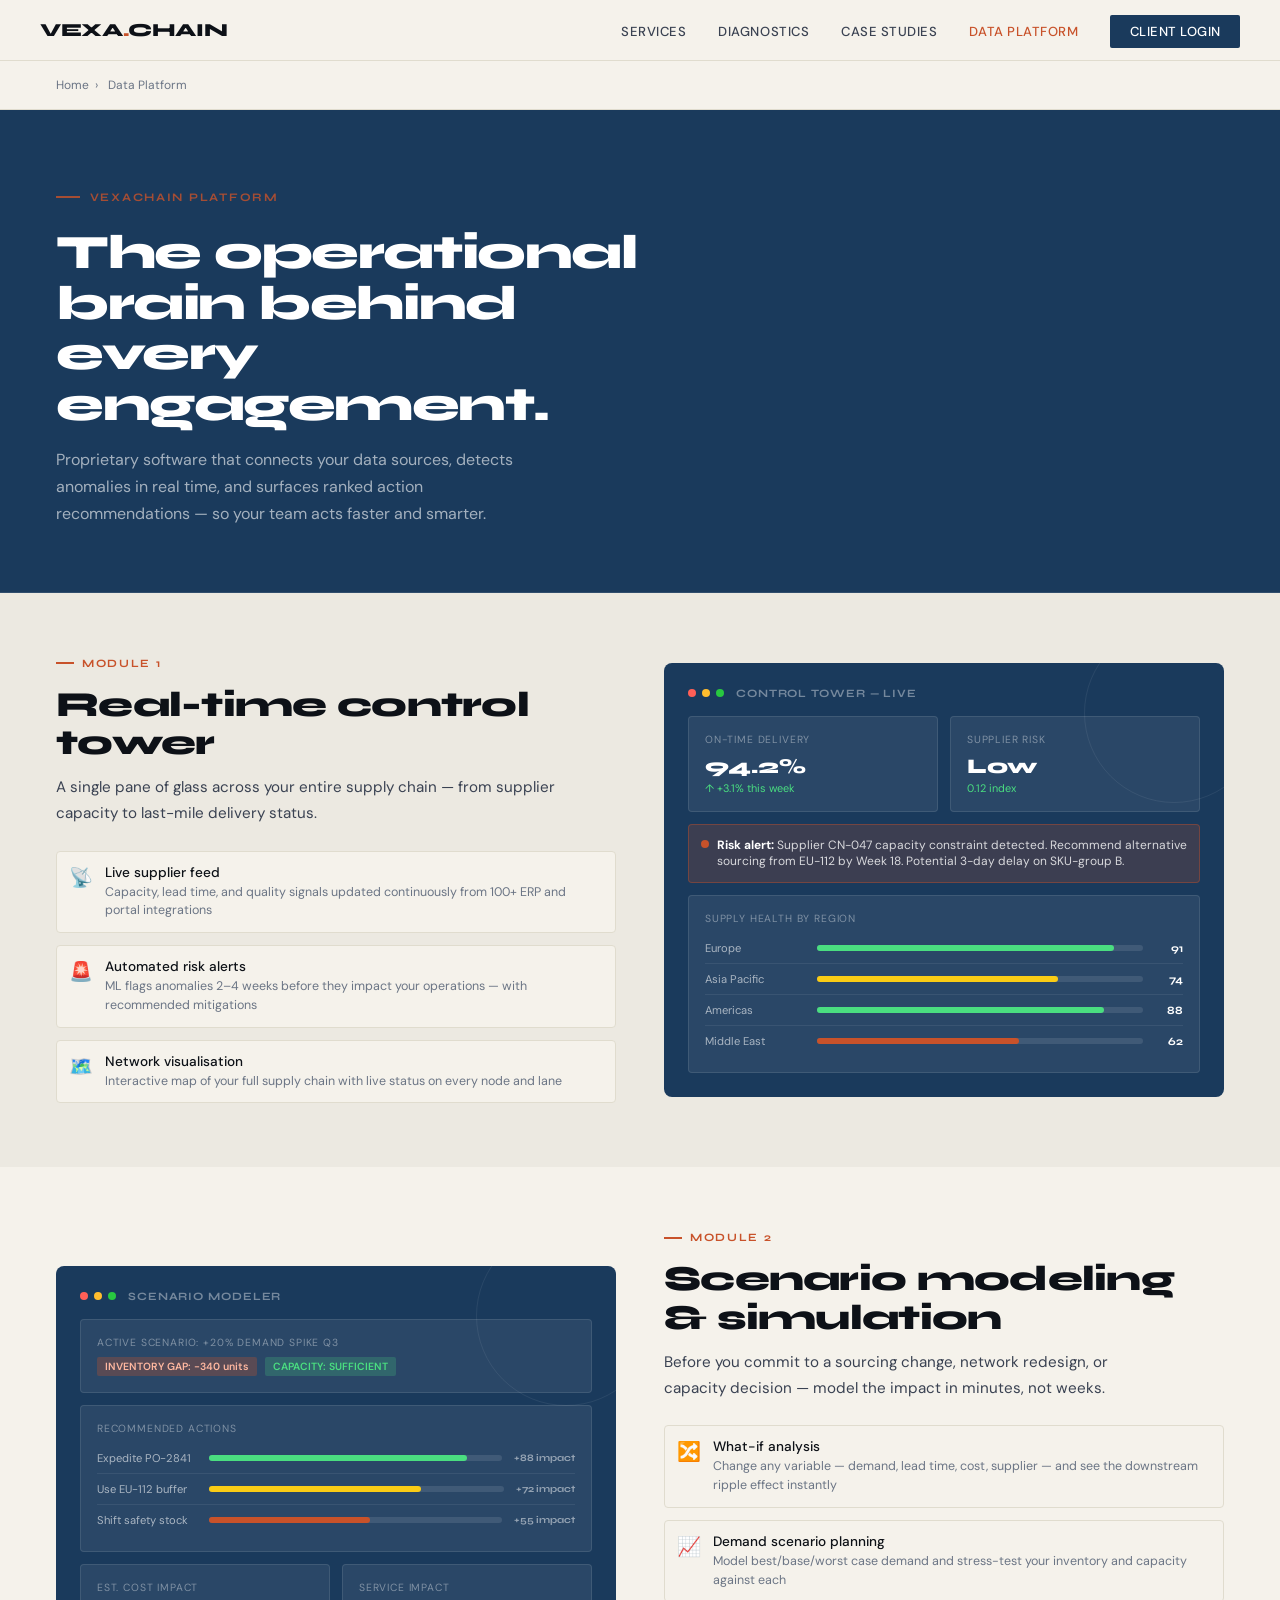
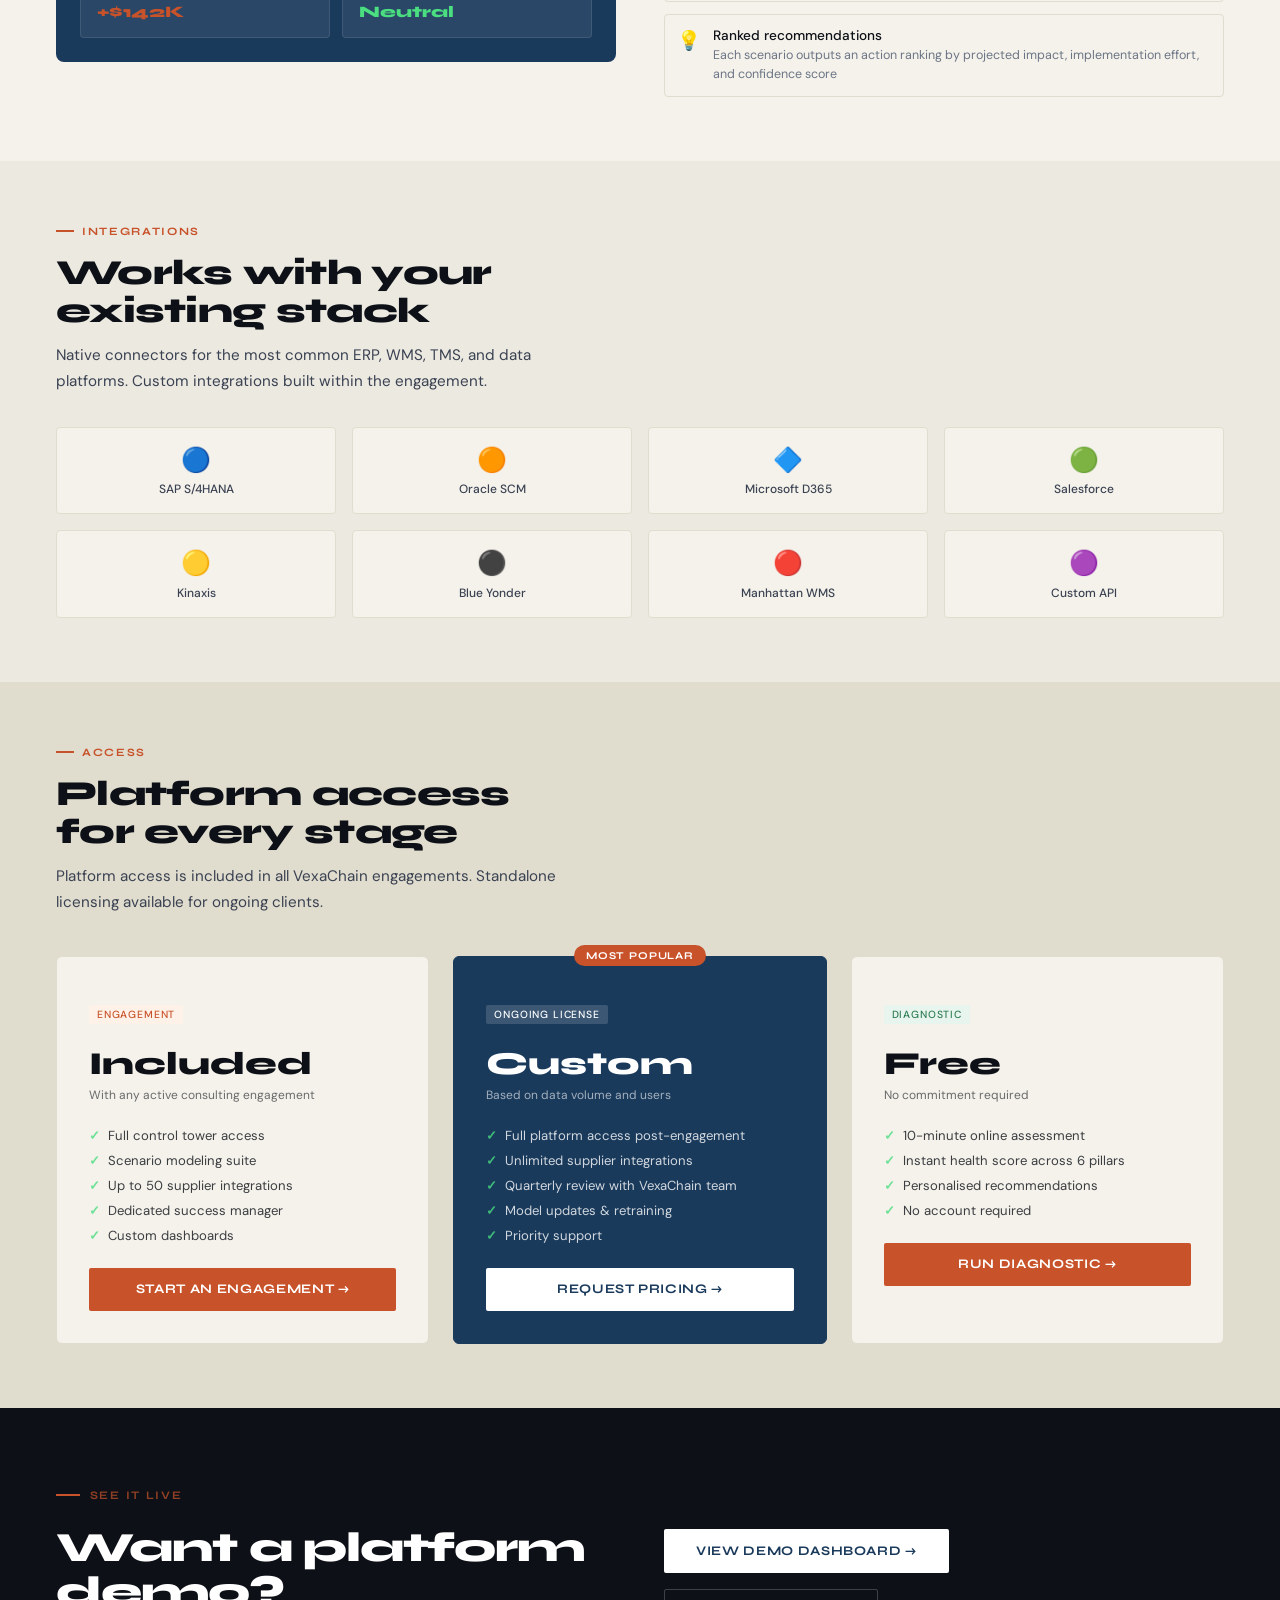
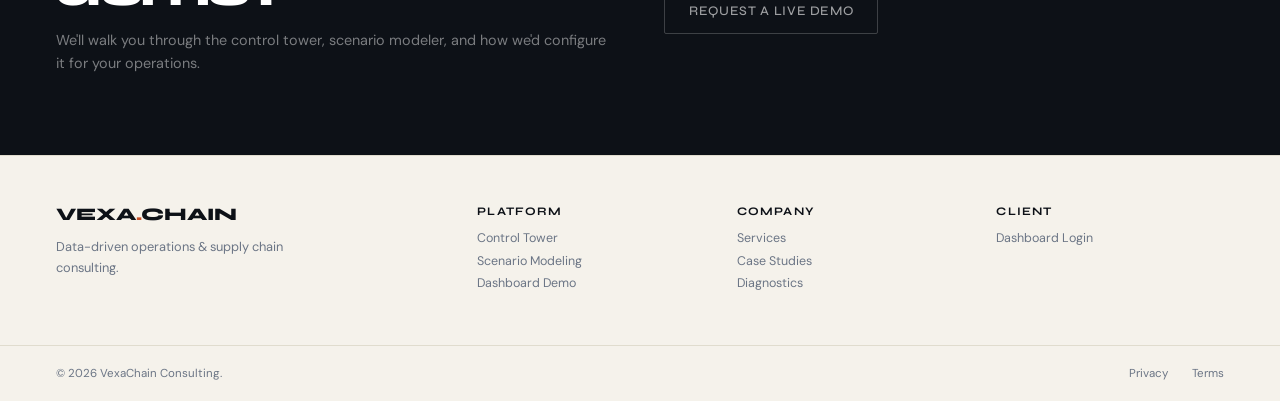
<file: vexachain/pages/platform.html>
<!DOCTYPE html>
<html lang="en">
<head>
  <meta charset="UTF-8"/>
  <meta name="viewport" content="width=device-width, initial-scale=1.0"/>
  <title>Data Platform — VexaChain Consulting</title>
  <link rel="preconnect" href="https://fonts.googleapis.com"/>
  <link rel="preconnect" href="https://fonts.gstatic.com" crossorigin/>
  <link href="https://fonts.googleapis.com/css2?family=Syne:wght@400;500;700;800&family=DM+Sans:wght@300;400;500&display=swap" rel="stylesheet"/>
  <link rel="stylesheet" href="../style.css"/>
  <style>
    .platform-section{padding:4rem 3.5rem}
    .platform-section:nth-child(even){background:var(--paper2)}
    .platform-grid{display:grid;grid-template-columns:1fr 1fr;gap:3rem;align-items:center}
    .platform-grid.flip{direction:rtl}
    .platform-grid.flip>*{direction:ltr}
    .feature-list{display:flex;flex-direction:column;gap:0.75rem;margin-top:1.5rem}
    .feature-item{display:flex;align-items:flex-start;gap:0.75rem;padding:0.75rem;background:var(--paper);border-radius:4px;border:1px solid var(--paper3)}
    .feature-icon{font-size:1.2rem;flex-shrink:0;margin-top:1px}
    .feature-text h4{font-size:0.85rem;font-weight:500;color:var(--ink);margin-bottom:2px}
    .feature-text p{font-size:0.78rem;color:var(--ink3);line-height:1.5}
    .mock-screen{background:var(--accent2);border-radius:8px;padding:1.5rem;position:relative;overflow:hidden}
    .mock-screen::before{content:'';position:absolute;top:-40px;right:-40px;width:180px;height:180px;border:1px solid rgba(255,255,255,0.07);border-radius:50%}
    .mock-titlebar{display:flex;align-items:center;gap:6px;margin-bottom:1rem}
    .mock-dot{width:8px;height:8px;border-radius:50%}
    .mock-title-text{font-family:'Syne',sans-serif;font-size:0.7rem;font-weight:700;letter-spacing:0.08em;text-transform:uppercase;color:rgba(255,255,255,0.4);margin-left:6px}
    .mock-card{background:rgba(255,255,255,0.07);border:1px solid rgba(255,255,255,0.1);border-radius:4px;padding:1rem;margin-bottom:0.75rem}
    .mock-card-title{font-size:0.65rem;color:rgba(255,255,255,0.4);text-transform:uppercase;letter-spacing:0.08em;margin-bottom:0.5rem}
    .mock-val{font-family:'Syne',sans-serif;font-size:1.3rem;font-weight:800;color:#fff}
    .mock-delta{font-size:0.68rem;color:#4ade80;margin-top:2px}
    .mock-row{display:grid;grid-template-columns:1fr 1fr;gap:0.75rem}
    .mock-alert{background:rgba(200,82,42,0.2);border:1px solid rgba(200,82,42,0.4);border-radius:4px;padding:0.75rem;display:flex;gap:0.5rem;align-items:flex-start}
    .alert-dot{width:8px;height:8px;border-radius:50%;background:#c8522a;margin-top:3px;flex-shrink:0;animation:pulse 2s infinite}
    .alert-text{font-size:0.75rem;color:rgba(255,255,255,0.8);line-height:1.4}
    .mock-bar-row{display:flex;align-items:center;gap:0.75rem;padding:0.5rem 0;border-bottom:1px solid rgba(255,255,255,0.07)}
    .mock-bar-row:last-child{border-bottom:none}
    .mock-bar-lbl{font-size:0.7rem;color:rgba(255,255,255,0.6);width:100px;flex-shrink:0}
    .mock-bar-track{flex:1;height:6px;background:rgba(255,255,255,0.1);border-radius:3px}
    .mock-bar-fill{height:100%;border-radius:3px}
    .mock-bar-val{font-family:'Syne',sans-serif;font-size:0.7rem;font-weight:700;color:#fff;min-width:28px;text-align:right}
    .integration-logos{display:grid;grid-template-columns:repeat(4,1fr);gap:1rem;margin-top:2rem}
    .integration-logo{background:var(--paper);border:1px solid var(--paper3);border-radius:4px;padding:1rem;text-align:center;font-size:0.75rem;font-weight:500;color:var(--ink2)}
    .integration-logo .il-icon{font-size:1.5rem;display:block;margin-bottom:0.4rem}
    .pricing-grid{display:grid;grid-template-columns:repeat(3,1fr);gap:1.5rem;margin-top:2.5rem}
    .pricing-card{background:var(--paper);border:1px solid var(--paper3);border-radius:6px;padding:2rem;position:relative}
    .pricing-card.featured{border-color:var(--accent2);background:var(--accent2);color:#fff}
    .pricing-badge{position:absolute;top:-12px;left:50%;transform:translateX(-50%);background:var(--accent);color:#fff;font-family:'Syne',sans-serif;font-size:0.65rem;font-weight:700;letter-spacing:0.08em;text-transform:uppercase;padding:4px 12px;border-radius:12px;white-space:nowrap}
    .price{font-family:'Syne',sans-serif;font-size:2rem;font-weight:800;margin:0.75rem 0 0.25rem}
    .price-note{font-size:0.75rem;opacity:0.6;margin-bottom:1.5rem}
    .price-features{list-style:none;display:flex;flex-direction:column;gap:0.5rem;margin-bottom:1.5rem}
    .price-features li{font-size:0.82rem;display:flex;align-items:center;gap:0.5rem;opacity:0.8}
    .price-features li::before{content:'✓';font-weight:700;color:#4ade80;flex-shrink:0}
    @media(max-width:1024px){.platform-grid{grid-template-columns:1fr}.platform-grid.flip{direction:ltr}.pricing-grid{grid-template-columns:1fr}.integration-logos{grid-template-columns:repeat(2,1fr)}}
    @media(max-width:768px){.platform-section{padding:2.5rem 1.5rem}}
  </style>
</head>
<body>
<nav>
  <a href="../index.html" class="logo">VEXA<span>.</span>CHAIN</a>
  <button class="nav-hamburger" onclick="toggleMenu()" aria-label="Menu">☰</button>
  <ul id="nav-menu">
    <li><a href="services.html">Services</a></li>
    <li><a href="diagnostics.html">Diagnostics</a></li>
    <li><a href="case-studies.html">Case Studies</a></li>
    <li><a href="platform.html" style="color:var(--accent)">Data Platform</a></li>
    <li><a href="dashboard.html" class="nav-cta">Client Login</a></li>
  </ul>
</nav>
<div class="breadcrumb"><a href="../index.html">Home</a><span>›</span> Data Platform</div>

<div class="page-hero">
  <div class="eyebrow">VexaChain Platform</div>
  <h1>The operational brain behind every engagement.</h1>
  <p>Proprietary software that connects your data sources, detects anomalies in real time, and surfaces ranked action recommendations — so your team acts faster and smarter.</p>
</div>

<!-- REAL-TIME VISIBILITY -->
<div class="platform-section">
  <div class="platform-grid">
    <div>
      <div class="section-tag">Module 1</div>
      <h2 class="section-h">Real-time control tower</h2>
      <p class="section-p">A single pane of glass across your entire supply chain — from supplier capacity to last-mile delivery status.</p>
      <div class="feature-list">
        <div class="feature-item"><div class="feature-icon">📡</div><div class="feature-text"><h4>Live supplier feed</h4><p>Capacity, lead time, and quality signals updated continuously from 100+ ERP and portal integrations</p></div></div>
        <div class="feature-item"><div class="feature-icon">🚨</div><div class="feature-text"><h4>Automated risk alerts</h4><p>ML flags anomalies 2–4 weeks before they impact your operations — with recommended mitigations</p></div></div>
        <div class="feature-item"><div class="feature-icon">🗺️</div><div class="feature-text"><h4>Network visualisation</h4><p>Interactive map of your full supply chain with live status on every node and lane</p></div></div>
      </div>
    </div>
    <div class="mock-screen">
      <div class="mock-titlebar"><div class="mock-dot" style="background:#ff5f57"></div><div class="mock-dot" style="background:#ffbd2e"></div><div class="mock-dot" style="background:#28c840"></div><span class="mock-title-text">Control Tower — Live</span></div>
      <div class="mock-row">
        <div class="mock-card"><div class="mock-card-title">On-Time Delivery</div><div class="mock-val">94.2%</div><div class="mock-delta">↑ +3.1% this week</div></div>
        <div class="mock-card"><div class="mock-card-title">Supplier Risk</div><div class="mock-val">Low</div><div class="mock-delta" style="color:#4ade80">0.12 index</div></div>
      </div>
      <div class="mock-alert"><div class="alert-dot"></div><div class="alert-text"><strong style="color:#fff">Risk alert:</strong> Supplier CN-047 capacity constraint detected. Recommend alternative sourcing from EU-112 by Week 18. Potential 3-day delay on SKU-group B.</div></div>
      <div class="mock-card" style="margin-top:0.75rem;margin-bottom:0">
        <div class="mock-card-title">Supply health by region</div>
        <div class="mock-bar-row"><div class="mock-bar-lbl">Europe</div><div class="mock-bar-track"><div class="mock-bar-fill" style="width:91%;background:#4ade80"></div></div><div class="mock-bar-val">91</div></div>
        <div class="mock-bar-row"><div class="mock-bar-lbl">Asia Pacific</div><div class="mock-bar-track"><div class="mock-bar-fill" style="width:74%;background:#facc15"></div></div><div class="mock-bar-val">74</div></div>
        <div class="mock-bar-row"><div class="mock-bar-lbl">Americas</div><div class="mock-bar-track"><div class="mock-bar-fill" style="width:88%;background:#4ade80"></div></div><div class="mock-bar-val">88</div></div>
        <div class="mock-bar-row"><div class="mock-bar-lbl">Middle East</div><div class="mock-bar-track"><div class="mock-bar-fill" style="width:62%;background:#c8522a"></div></div><div class="mock-bar-val">62</div></div>
      </div>
    </div>
  </div>
</div>

<!-- SCENARIO MODELING -->
<div class="platform-section">
  <div class="platform-grid flip">
    <div>
      <div class="section-tag">Module 2</div>
      <h2 class="section-h">Scenario modeling &amp; simulation</h2>
      <p class="section-p">Before you commit to a sourcing change, network redesign, or capacity decision — model the impact in minutes, not weeks.</p>
      <div class="feature-list">
        <div class="feature-item"><div class="feature-icon">🔀</div><div class="feature-text"><h4>What-if analysis</h4><p>Change any variable — demand, lead time, cost, supplier — and see the downstream ripple effect instantly</p></div></div>
        <div class="feature-item"><div class="feature-icon">📈</div><div class="feature-text"><h4>Demand scenario planning</h4><p>Model best/base/worst case demand and stress-test your inventory and capacity against each</p></div></div>
        <div class="feature-item"><div class="feature-icon">💡</div><div class="feature-text"><h4>Ranked recommendations</h4><p>Each scenario outputs an action ranking by projected impact, implementation effort, and confidence score</p></div></div>
      </div>
    </div>
    <div class="mock-screen">
      <div class="mock-titlebar"><div class="mock-dot" style="background:#ff5f57"></div><div class="mock-dot" style="background:#ffbd2e"></div><div class="mock-dot" style="background:#28c840"></div><span class="mock-title-text">Scenario Modeler</span></div>
      <div class="mock-card"><div class="mock-card-title">Active scenario: +20% demand spike Q3</div>
        <div style="display:flex;gap:0.5rem;margin-top:0.5rem;flex-wrap:wrap">
          <span style="background:rgba(200,82,42,0.3);color:#ffb8a0;font-size:0.65rem;padding:3px 8px;border-radius:2px;font-weight:600">INVENTORY GAP: −340 units</span>
          <span style="background:rgba(74,222,128,0.2);color:#4ade80;font-size:0.65rem;padding:3px 8px;border-radius:2px;font-weight:600">CAPACITY: SUFFICIENT</span>
        </div>
      </div>
      <div class="mock-card"><div class="mock-card-title">Recommended actions</div>
        <div class="mock-bar-row"><div class="mock-bar-lbl">Expedite PO-2841</div><div class="mock-bar-track"><div class="mock-bar-fill" style="width:88%;background:#4ade80"></div></div><div class="mock-bar-val" style="font-size:0.62rem;color:rgba(255,255,255,0.5)">+88 impact</div></div>
        <div class="mock-bar-row"><div class="mock-bar-lbl">Use EU-112 buffer</div><div class="mock-bar-track"><div class="mock-bar-fill" style="width:72%;background:#facc15"></div></div><div class="mock-bar-val" style="font-size:0.62rem;color:rgba(255,255,255,0.5)">+72 impact</div></div>
        <div class="mock-bar-row"><div class="mock-bar-lbl">Shift safety stock</div><div class="mock-bar-track"><div class="mock-bar-fill" style="width:55%;background:#c8522a"></div></div><div class="mock-bar-val" style="font-size:0.62rem;color:rgba(255,255,255,0.5)">+55 impact</div></div>
      </div>
      <div class="mock-row">
        <div class="mock-card" style="margin-bottom:0"><div class="mock-card-title">Est. cost impact</div><div class="mock-val" style="font-size:1rem;color:#c8522a">+$142K</div></div>
        <div class="mock-card" style="margin-bottom:0"><div class="mock-card-title">Service impact</div><div class="mock-val" style="font-size:1rem;color:#4ade80">Neutral</div></div>
      </div>
    </div>
  </div>
</div>

<!-- INTEGRATIONS -->
<div class="platform-section">
  <div class="section-tag">Integrations</div>
  <h2 class="section-h">Works with your existing stack</h2>
  <p class="section-p">Native connectors for the most common ERP, WMS, TMS, and data platforms. Custom integrations built within the engagement.</p>
  <div class="integration-logos">
    <div class="integration-logo"><span class="il-icon">🔵</span>SAP S/4HANA</div>
    <div class="integration-logo"><span class="il-icon">🟠</span>Oracle SCM</div>
    <div class="integration-logo"><span class="il-icon">🔷</span>Microsoft D365</div>
    <div class="integration-logo"><span class="il-icon">🟢</span>Salesforce</div>
    <div class="integration-logo"><span class="il-icon">🟡</span>Kinaxis</div>
    <div class="integration-logo"><span class="il-icon">⚫</span>Blue Yonder</div>
    <div class="integration-logo"><span class="il-icon">🔴</span>Manhattan WMS</div>
    <div class="integration-logo"><span class="il-icon">🟣</span>Custom API</div>
  </div>
</div>

<!-- PRICING -->
<div class="platform-section" style="background:var(--paper3)">
  <div class="section-tag">Access</div>
  <h2 class="section-h">Platform access for every stage</h2>
  <p class="section-p">Platform access is included in all VexaChain engagements. Standalone licensing available for ongoing clients.</p>
  <div class="pricing-grid">
    <div class="pricing-card">
      <span class="svc-tag tag-orange" style="margin-bottom:0.5rem">Engagement</span>
      <div class="price">Included</div>
      <div class="price-note">With any active consulting engagement</div>
      <ul class="price-features">
        <li>Full control tower access</li>
        <li>Scenario modeling suite</li>
        <li>Up to 50 supplier integrations</li>
        <li>Dedicated success manager</li>
        <li>Custom dashboards</li>
      </ul>
      <a href="../index.html#cta" class="btn-primary" style="width:100%;text-align:center">Start an engagement →</a>
    </div>
    <div class="pricing-card featured">
      <span class="pricing-badge">Most popular</span>
      <span class="svc-tag" style="background:rgba(255,255,255,0.15);color:#fff;margin-bottom:0.5rem">Ongoing license</span>
      <div class="price">Custom</div>
      <div class="price-note">Based on data volume and users</div>
      <ul class="price-features">
        <li>Full platform access post-engagement</li>
        <li>Unlimited supplier integrations</li>
        <li>Quarterly review with VexaChain team</li>
        <li>Model updates &amp; retraining</li>
        <li>Priority support</li>
      </ul>
      <a href="../index.html#cta" class="btn-white" style="width:100%;text-align:center">Request pricing →</a>
    </div>
    <div class="pricing-card">
      <span class="svc-tag tag-green" style="margin-bottom:0.5rem">Diagnostic</span>
      <div class="price">Free</div>
      <div class="price-note">No commitment required</div>
      <ul class="price-features">
        <li>10-minute online assessment</li>
        <li>Instant health score across 6 pillars</li>
        <li>Personalised recommendations</li>
        <li>No account required</li>
      </ul>
      <a href="diagnostics.html" class="btn-primary" style="width:100%;text-align:center">Run diagnostic →</a>
    </div>
  </div>
</div>

<div class="cta-section">
  <div>
    <div class="eyebrow" style="color:rgba(200,82,42,0.7)">See it live</div>
    <h2>Want a platform demo?</h2>
    <p style="color:rgba(255,255,255,0.45);font-size:0.9rem;margin-top:1rem;line-height:1.6">We'll walk you through the control tower, scenario modeler, and how we'd configure it for your operations.</p>
  </div>
  <div style="display:flex;flex-direction:column;gap:1rem;align-items:flex-start">
    <a href="dashboard.html" class="btn-white">View demo dashboard →</a>
    <a href="../index.html#cta" class="btn-ghost" style="color:rgba(255,255,255,0.6);border-color:rgba(255,255,255,0.2)">Request a live demo</a>
  </div>
</div>

<footer>
  <div class="footer-top">
    <div class="footer-brand"><a href="../index.html" class="footer-logo">VEXA<span>.</span>CHAIN</a><p class="footer-tagline">Data-driven operations &amp; supply chain consulting.</p></div>
    <div class="footer-cols">
      <div class="footer-col"><h4>Platform</h4><a href="#control-tower">Control Tower</a><a href="#scenario">Scenario Modeling</a><a href="dashboard.html">Dashboard Demo</a></div>
      <div class="footer-col"><h4>Company</h4><a href="services.html">Services</a><a href="case-studies.html">Case Studies</a><a href="diagnostics.html">Diagnostics</a></div>
      <div class="footer-col"><h4>Client</h4><a href="dashboard.html">Dashboard Login</a></div>
    </div>
  </div>
  <div class="footer-bottom"><span class="footer-copy">© 2026 VexaChain Consulting.</span><div class="footer-legal"><a href="#">Privacy</a><a href="#">Terms</a></div></div>
</footer>
<script src="../script.js"></script>
</body>
</html>
</file>
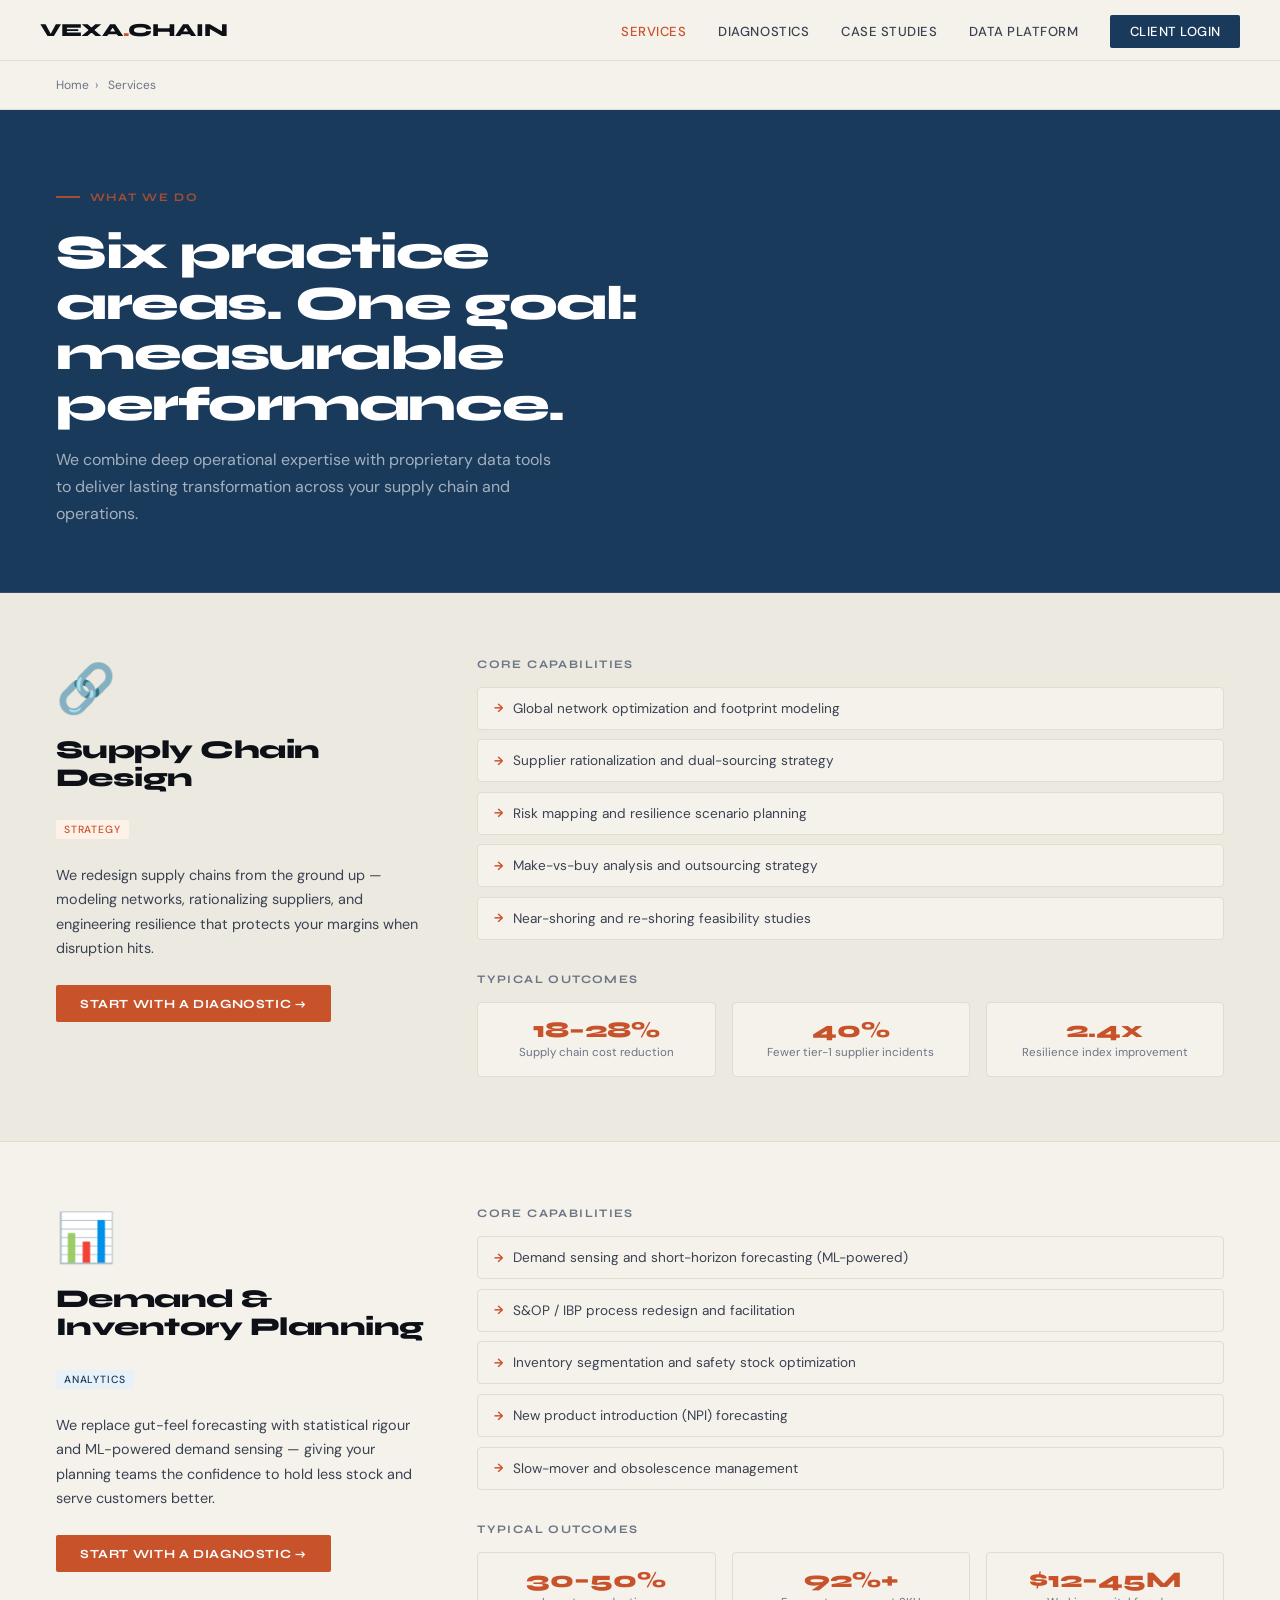
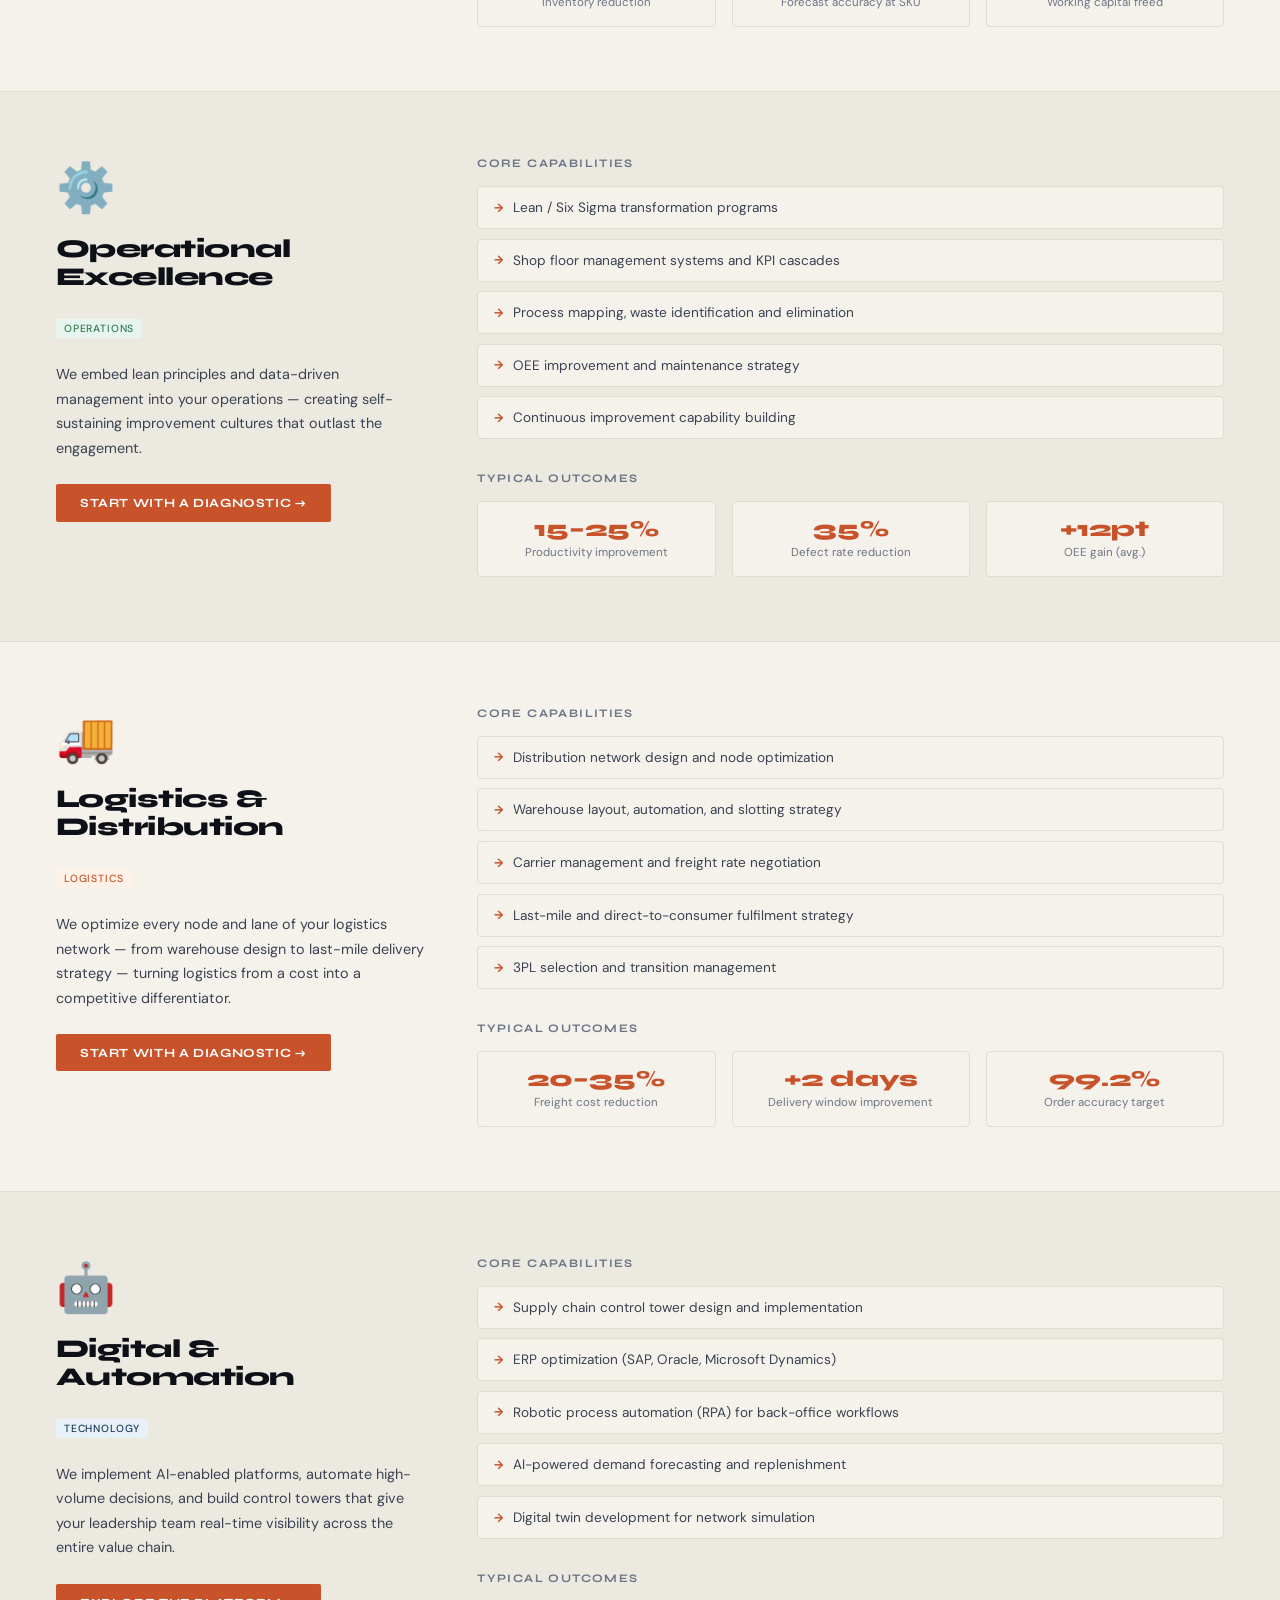
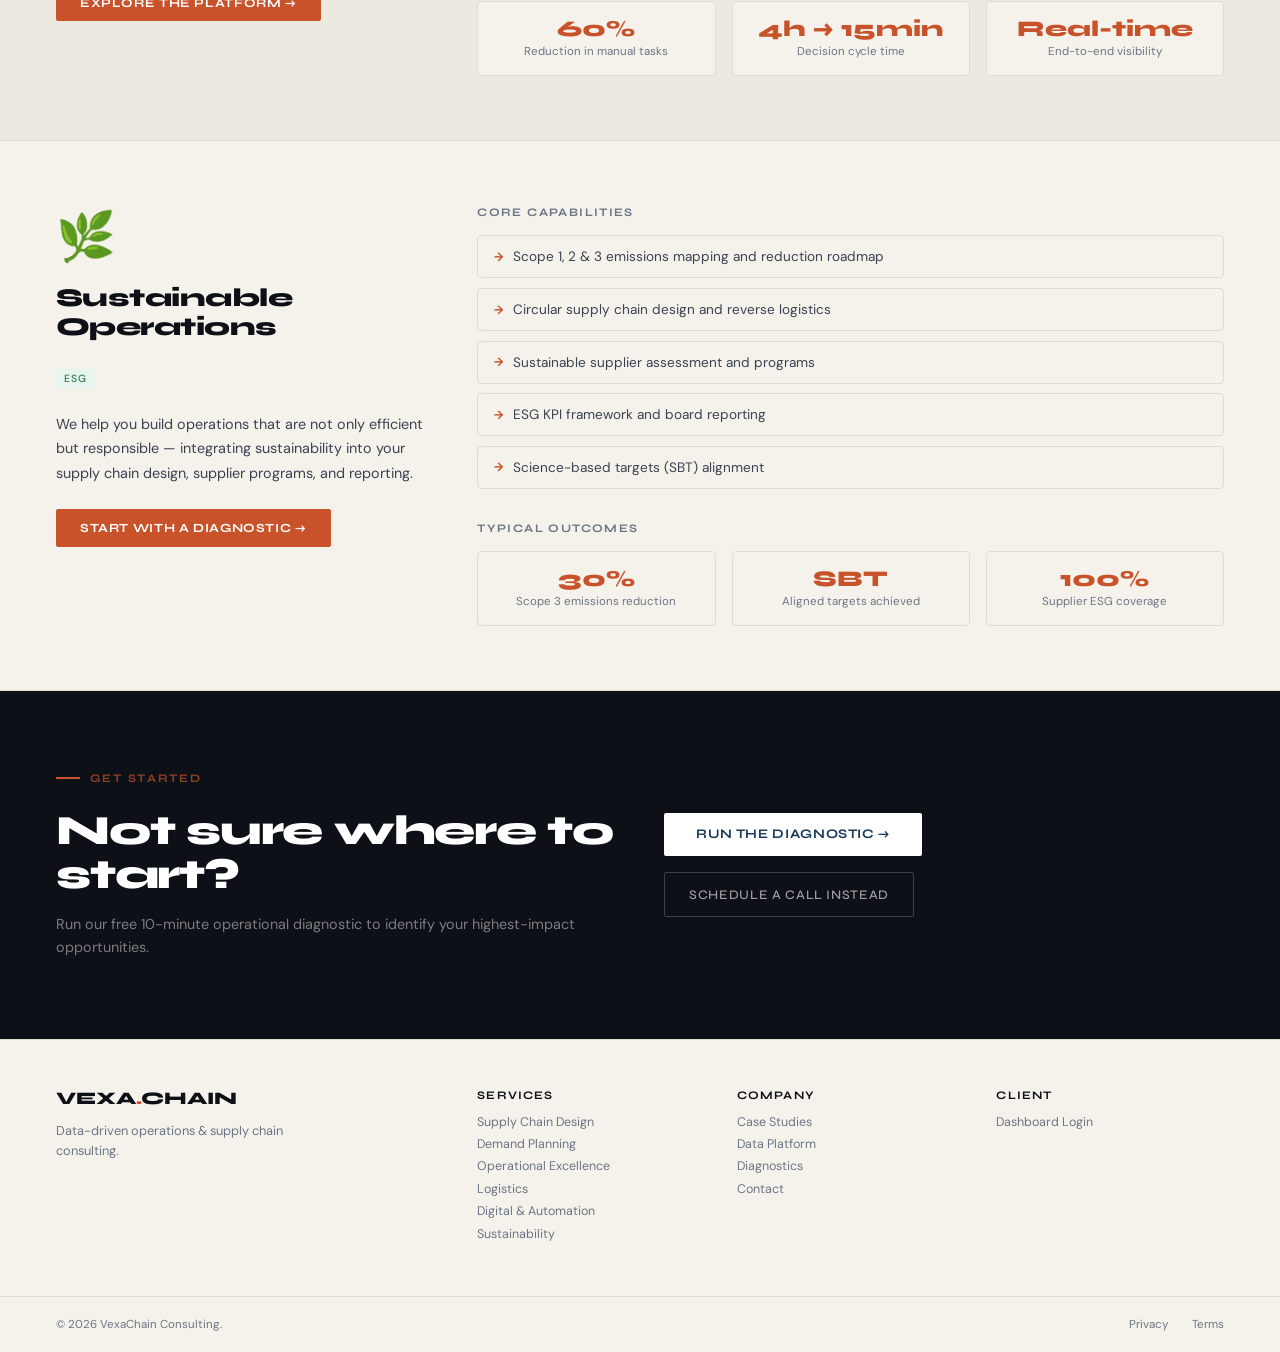
<file: vexachain/pages/services.html>
<!DOCTYPE html>
<html lang="en">
<head>
  <meta charset="UTF-8"/>
  <meta name="viewport" content="width=device-width, initial-scale=1.0"/>
  <title>Services — VexaChain Consulting</title>
  <link rel="preconnect" href="https://fonts.googleapis.com"/>
  <link rel="preconnect" href="https://fonts.gstatic.com" crossorigin/>
  <link href="https://fonts.googleapis.com/css2?family=Syne:wght@400;500;700;800&family=DM+Sans:wght@300;400;500&display=swap" rel="stylesheet"/>
  <link rel="stylesheet" href="../style.css"/>
  <style>
    .service-detail{padding:4rem 3.5rem;border-bottom:1px solid var(--paper3);display:grid;grid-template-columns:1fr 2fr;gap:3rem;align-items:start;scroll-margin-top:80px}
    .service-detail:last-child{border-bottom:none}
    .service-detail:nth-child(even){background:var(--paper2)}
    .svc-sidebar{}
    .svc-big-icon{font-size:3rem;margin-bottom:1rem}
    .svc-sidebar h2{font-size:1.6rem;font-weight:800;line-height:1.1;letter-spacing:-0.02em;margin-bottom:0.75rem}
    .svc-sidebar .svc-tag{display:inline-block;margin-bottom:1.5rem}
    .svc-sidebar p{font-size:0.9rem;color:var(--ink2);line-height:1.7;margin-bottom:1.5rem}
    .svc-sidebar .btn-primary{font-size:0.78rem;padding:0.7rem 1.5rem}
    .svc-details{}
    .svc-details h3{font-family:'Syne',sans-serif;font-size:0.72rem;font-weight:700;letter-spacing:0.12em;text-transform:uppercase;color:var(--ink3);margin-bottom:1rem;margin-top:2rem}
    .svc-details h3:first-child{margin-top:0}
    .capability-list{display:flex;flex-direction:column;gap:0.6rem}
    .capability{background:var(--paper);border:1px solid var(--paper3);border-radius:4px;padding:0.75rem 1rem;font-size:0.85rem;color:var(--ink2);display:flex;align-items:center;gap:0.6rem}
    .capability::before{content:'→';color:var(--accent);font-weight:700;font-size:0.75rem}
    .outcomes-grid{display:grid;grid-template-columns:repeat(3,1fr);gap:1rem;margin-top:0.5rem}
    .outcome{background:var(--paper);border:1px solid var(--paper3);border-radius:4px;padding:1rem;text-align:center}
    .outcome-val{font-family:'Syne',sans-serif;font-size:1.4rem;font-weight:800;color:var(--accent);line-height:1}
    .outcome-lbl{font-size:0.72rem;color:var(--ink3);margin-top:4px}
    @media(max-width:1024px){.service-detail{grid-template-columns:1fr}.outcomes-grid{grid-template-columns:repeat(2,1fr)}}
    @media(max-width:768px){.service-detail{padding:2.5rem 1.5rem}.outcomes-grid{grid-template-columns:1fr}}
  </style>
</head>
<body>
<nav>
  <a href="../index.html" class="logo">VEXA<span>.</span>CHAIN</a>
  <button class="nav-hamburger" onclick="toggleMenu()" aria-label="Menu">☰</button>
  <ul id="nav-menu">
    <li><a href="services.html" style="color:var(--accent)">Services</a></li>
    <li><a href="diagnostics.html">Diagnostics</a></li>
    <li><a href="case-studies.html">Case Studies</a></li>
    <li><a href="platform.html">Data Platform</a></li>
    <li><a href="dashboard.html" class="nav-cta">Client Login</a></li>
  </ul>
</nav>

<div class="breadcrumb"><a href="../index.html">Home</a><span>›</span> Services</div>

<div class="page-hero">
  <div class="eyebrow">What we do</div>
  <h1>Six practice areas. One goal: measurable performance.</h1>
  <p>We combine deep operational expertise with proprietary data tools to deliver lasting transformation across your supply chain and operations.</p>
</div>

<!-- SUPPLY CHAIN DESIGN -->
<div class="service-detail" id="supply-chain">
  <div class="svc-sidebar">
    <div class="svc-big-icon">🔗</div>
    <h2>Supply Chain Design</h2>
    <span class="svc-tag tag-orange">Strategy</span>
    <p>We redesign supply chains from the ground up — modeling networks, rationalizing suppliers, and engineering resilience that protects your margins when disruption hits.</p>
    <a href="diagnostics.html" class="btn-primary">Start with a diagnostic →</a>
  </div>
  <div class="svc-details">
    <h3>Core capabilities</h3>
    <div class="capability-list">
      <div class="capability">Global network optimization and footprint modeling</div>
      <div class="capability">Supplier rationalization and dual-sourcing strategy</div>
      <div class="capability">Risk mapping and resilience scenario planning</div>
      <div class="capability">Make-vs-buy analysis and outsourcing strategy</div>
      <div class="capability">Near-shoring and re-shoring feasibility studies</div>
    </div>
    <h3>Typical outcomes</h3>
    <div class="outcomes-grid">
      <div class="outcome"><div class="outcome-val">18–28%</div><div class="outcome-lbl">Supply chain cost reduction</div></div>
      <div class="outcome"><div class="outcome-val">40%</div><div class="outcome-lbl">Fewer tier-1 supplier incidents</div></div>
      <div class="outcome"><div class="outcome-val">2.4x</div><div class="outcome-lbl">Resilience index improvement</div></div>
    </div>
  </div>
</div>

<!-- DEMAND PLANNING -->
<div class="service-detail" id="demand">
  <div class="svc-sidebar">
    <div class="svc-big-icon">📊</div>
    <h2>Demand &amp; Inventory Planning</h2>
    <span class="svc-tag tag-blue">Analytics</span>
    <p>We replace gut-feel forecasting with statistical rigour and ML-powered demand sensing — giving your planning teams the confidence to hold less stock and serve customers better.</p>
    <a href="diagnostics.html" class="btn-primary">Start with a diagnostic →</a>
  </div>
  <div class="svc-details">
    <h3>Core capabilities</h3>
    <div class="capability-list">
      <div class="capability">Demand sensing and short-horizon forecasting (ML-powered)</div>
      <div class="capability">S&OP / IBP process redesign and facilitation</div>
      <div class="capability">Inventory segmentation and safety stock optimization</div>
      <div class="capability">New product introduction (NPI) forecasting</div>
      <div class="capability">Slow-mover and obsolescence management</div>
    </div>
    <h3>Typical outcomes</h3>
    <div class="outcomes-grid">
      <div class="outcome"><div class="outcome-val">30–50%</div><div class="outcome-lbl">Inventory reduction</div></div>
      <div class="outcome"><div class="outcome-val">92%+</div><div class="outcome-lbl">Forecast accuracy at SKU</div></div>
      <div class="outcome"><div class="outcome-val">$12–45M</div><div class="outcome-lbl">Working capital freed</div></div>
    </div>
  </div>
</div>

<!-- OPEX -->
<div class="service-detail" id="opex">
  <div class="svc-sidebar">
    <div class="svc-big-icon">⚙️</div>
    <h2>Operational Excellence</h2>
    <span class="svc-tag tag-green">Operations</span>
    <p>We embed lean principles and data-driven management into your operations — creating self-sustaining improvement cultures that outlast the engagement.</p>
    <a href="diagnostics.html" class="btn-primary">Start with a diagnostic →</a>
  </div>
  <div class="svc-details">
    <h3>Core capabilities</h3>
    <div class="capability-list">
      <div class="capability">Lean / Six Sigma transformation programs</div>
      <div class="capability">Shop floor management systems and KPI cascades</div>
      <div class="capability">Process mapping, waste identification and elimination</div>
      <div class="capability">OEE improvement and maintenance strategy</div>
      <div class="capability">Continuous improvement capability building</div>
    </div>
    <h3>Typical outcomes</h3>
    <div class="outcomes-grid">
      <div class="outcome"><div class="outcome-val">15–25%</div><div class="outcome-lbl">Productivity improvement</div></div>
      <div class="outcome"><div class="outcome-val">35%</div><div class="outcome-lbl">Defect rate reduction</div></div>
      <div class="outcome"><div class="outcome-val">+12pt</div><div class="outcome-lbl">OEE gain (avg.)</div></div>
    </div>
  </div>
</div>

<!-- LOGISTICS -->
<div class="service-detail" id="logistics">
  <div class="svc-sidebar">
    <div class="svc-big-icon">🚚</div>
    <h2>Logistics &amp; Distribution</h2>
    <span class="svc-tag tag-orange">Logistics</span>
    <p>We optimize every node and lane of your logistics network — from warehouse design to last-mile delivery strategy — turning logistics from a cost into a competitive differentiator.</p>
    <a href="diagnostics.html" class="btn-primary">Start with a diagnostic →</a>
  </div>
  <div class="svc-details">
    <h3>Core capabilities</h3>
    <div class="capability-list">
      <div class="capability">Distribution network design and node optimization</div>
      <div class="capability">Warehouse layout, automation, and slotting strategy</div>
      <div class="capability">Carrier management and freight rate negotiation</div>
      <div class="capability">Last-mile and direct-to-consumer fulfilment strategy</div>
      <div class="capability">3PL selection and transition management</div>
    </div>
    <h3>Typical outcomes</h3>
    <div class="outcomes-grid">
      <div class="outcome"><div class="outcome-val">20–35%</div><div class="outcome-lbl">Freight cost reduction</div></div>
      <div class="outcome"><div class="outcome-val">+2 days</div><div class="outcome-lbl">Delivery window improvement</div></div>
      <div class="outcome"><div class="outcome-val">99.2%</div><div class="outcome-lbl">Order accuracy target</div></div>
    </div>
  </div>
</div>

<!-- DIGITAL -->
<div class="service-detail" id="digital">
  <div class="svc-sidebar">
    <div class="svc-big-icon">🤖</div>
    <h2>Digital &amp; Automation</h2>
    <span class="svc-tag tag-blue">Technology</span>
    <p>We implement AI-enabled platforms, automate high-volume decisions, and build control towers that give your leadership team real-time visibility across the entire value chain.</p>
    <a href="platform.html" class="btn-primary">Explore the platform →</a>
  </div>
  <div class="svc-details">
    <h3>Core capabilities</h3>
    <div class="capability-list">
      <div class="capability">Supply chain control tower design and implementation</div>
      <div class="capability">ERP optimization (SAP, Oracle, Microsoft Dynamics)</div>
      <div class="capability">Robotic process automation (RPA) for back-office workflows</div>
      <div class="capability">AI-powered demand forecasting and replenishment</div>
      <div class="capability">Digital twin development for network simulation</div>
    </div>
    <h3>Typical outcomes</h3>
    <div class="outcomes-grid">
      <div class="outcome"><div class="outcome-val">60%</div><div class="outcome-lbl">Reduction in manual tasks</div></div>
      <div class="outcome"><div class="outcome-val">4h → 15min</div><div class="outcome-lbl">Decision cycle time</div></div>
      <div class="outcome"><div class="outcome-val">Real-time</div><div class="outcome-lbl">End-to-end visibility</div></div>
    </div>
  </div>
</div>

<!-- ESG -->
<div class="service-detail" id="esg">
  <div class="svc-sidebar">
    <div class="svc-big-icon">🌿</div>
    <h2>Sustainable Operations</h2>
    <span class="svc-tag tag-green">ESG</span>
    <p>We help you build operations that are not only efficient but responsible — integrating sustainability into your supply chain design, supplier programs, and reporting.</p>
    <a href="diagnostics.html" class="btn-primary">Start with a diagnostic →</a>
  </div>
  <div class="svc-details">
    <h3>Core capabilities</h3>
    <div class="capability-list">
      <div class="capability">Scope 1, 2 &amp; 3 emissions mapping and reduction roadmap</div>
      <div class="capability">Circular supply chain design and reverse logistics</div>
      <div class="capability">Sustainable supplier assessment and programs</div>
      <div class="capability">ESG KPI framework and board reporting</div>
      <div class="capability">Science-based targets (SBT) alignment</div>
    </div>
    <h3>Typical outcomes</h3>
    <div class="outcomes-grid">
      <div class="outcome"><div class="outcome-val">30%</div><div class="outcome-lbl">Scope 3 emissions reduction</div></div>
      <div class="outcome"><div class="outcome-val">SBT</div><div class="outcome-lbl">Aligned targets achieved</div></div>
      <div class="outcome"><div class="outcome-val">100%</div><div class="outcome-lbl">Supplier ESG coverage</div></div>
    </div>
  </div>
</div>

<div class="cta-section" style="margin-top:0">
  <div>
    <div class="eyebrow" style="color:rgba(200,82,42,0.7)">Get started</div>
    <h2>Not sure where to start?</h2>
    <p style="color:rgba(255,255,255,0.45);font-size:0.9rem;margin-top:1rem;line-height:1.6">Run our free 10-minute operational diagnostic to identify your highest-impact opportunities.</p>
  </div>
  <div style="display:flex;flex-direction:column;gap:1rem;align-items:flex-start">
    <a href="diagnostics.html" class="btn-white">Run the diagnostic →</a>
    <a href="../index.html#cta" class="btn-ghost" style="color:rgba(255,255,255,0.6);border-color:rgba(255,255,255,0.2)">Schedule a call instead</a>
  </div>
</div>

<footer>
  <div class="footer-top">
    <div class="footer-brand">
      <a href="../index.html" class="footer-logo">VEXA<span>.</span>CHAIN</a>
      <p class="footer-tagline">Data-driven operations &amp; supply chain consulting.</p>
    </div>
    <div class="footer-cols">
      <div class="footer-col"><h4>Services</h4><a href="#supply-chain">Supply Chain Design</a><a href="#demand">Demand Planning</a><a href="#opex">Operational Excellence</a><a href="#logistics">Logistics</a><a href="#digital">Digital &amp; Automation</a><a href="#esg">Sustainability</a></div>
      <div class="footer-col"><h4>Company</h4><a href="case-studies.html">Case Studies</a><a href="platform.html">Data Platform</a><a href="diagnostics.html">Diagnostics</a><a href="../index.html#cta">Contact</a></div>
      <div class="footer-col"><h4>Client</h4><a href="dashboard.html">Dashboard Login</a></div>
    </div>
  </div>
  <div class="footer-bottom">
    <span class="footer-copy">© 2026 VexaChain Consulting.</span>
    <div class="footer-legal"><a href="#">Privacy</a><a href="#">Terms</a></div>
  </div>
</footer>
<script src="../script.js"></script>
</body>
</html>
</file>
<file: vexachain/style.css>
/* === RESET === */
*,*::before,*::after{margin:0;padding:0;box-sizing:border-box}
:root{
  --ink:#0d1117;--ink2:#3a4252;--ink3:#6b7585;
  --paper:#f5f2eb;--paper2:#ece9e1;--paper3:#e0dcce;
  --accent:#c8522a;--accent2:#1a3a5c;--accent3:#2e7d52;--gold:#b8922a;
}
html{scroll-behavior:smooth}
body{font-family:'DM Sans',sans-serif;background:var(--paper);color:var(--ink);overflow-x:hidden}
h1,h2,h3,.label{font-family:'Syne',sans-serif}
a{text-decoration:none;color:inherit}

/* NAV */
nav{display:flex;align-items:center;justify-content:space-between;padding:1.2rem 2.5rem;border-bottom:1px solid var(--paper3);background:var(--paper);position:sticky;top:0;z-index:100}
.logo{font-family:'Syne',sans-serif;font-weight:800;font-size:1.15rem;letter-spacing:-0.02em;color:var(--ink)}
.logo span{color:var(--accent)}
nav ul{display:flex;gap:2rem;list-style:none;align-items:center}
nav ul li a{font-size:0.82rem;font-weight:500;color:var(--ink2);letter-spacing:0.04em;text-transform:uppercase;transition:color 0.2s}
nav ul li a:hover{color:var(--accent)}
.nav-cta{background:var(--accent2)!important;color:#fff!important;padding:0.5rem 1.2rem;border-radius:2px}
.nav-hamburger{display:none;background:none;border:none;font-size:1.4rem;cursor:pointer;color:var(--ink)}

/* HERO */
.hero{display:grid;grid-template-columns:1fr 1fr;min-height:92vh;overflow:hidden}
.hero-left{padding:5rem 3rem 4rem 3.5rem;display:flex;flex-direction:column;justify-content:center;border-right:1px solid var(--paper3)}
.eyebrow{font-family:'Syne',sans-serif;font-size:0.72rem;font-weight:700;letter-spacing:0.15em;text-transform:uppercase;color:var(--accent);margin-bottom:1.5rem;display:flex;align-items:center;gap:0.6rem}
.eyebrow::before{content:'';display:block;width:24px;height:2px;background:var(--accent)}
.hero h1{font-size:3.4rem;font-weight:800;line-height:1.05;letter-spacing:-0.03em;margin-bottom:1.5rem}
.hero h1 em{font-style:normal;color:var(--accent)}
.hero-sub{font-size:1rem;color:var(--ink2);line-height:1.7;max-width:440px;margin-bottom:2.5rem}
.hero-actions{display:flex;gap:1rem;align-items:center;flex-wrap:wrap}
.hero-right{background:var(--accent2);padding:3.5rem 3rem;display:flex;flex-direction:column;justify-content:center;position:relative;overflow:hidden}
.hero-right::before{content:'';position:absolute;top:-60px;right:-60px;width:280px;height:280px;border:1px solid rgba(255,255,255,0.08);border-radius:50%}
.hero-right::after{content:'';position:absolute;bottom:-80px;left:-40px;width:200px;height:200px;border:1px solid rgba(255,255,255,0.06);border-radius:50%}

/* DASHBOARD PREVIEW */
.dashboard-preview{background:rgba(255,255,255,0.06);border:1px solid rgba(255,255,255,0.12);border-radius:6px;padding:1.5rem;position:relative;z-index:1}
.dp-header{display:flex;justify-content:space-between;align-items:center;margin-bottom:1.2rem}
.dp-title{font-family:'Syne',sans-serif;font-size:0.75rem;font-weight:700;letter-spacing:0.08em;text-transform:uppercase;color:rgba(255,255,255,0.5)}
.live-dot{display:flex;align-items:center;gap:6px;font-size:0.7rem;color:rgba(255,255,255,0.5)}
.live-dot::before{content:'';width:7px;height:7px;border-radius:50%;background:#4ade80;display:block;animation:pulse 2s ease-in-out infinite}
@keyframes pulse{0%,100%{opacity:1}50%{opacity:0.3}}
.kpi-row{display:grid;grid-template-columns:repeat(3,1fr);gap:0.75rem;margin-bottom:1.2rem}
.kpi{background:rgba(255,255,255,0.06);border-radius:4px;padding:0.85rem 1rem}
.kpi-val{font-family:'Syne',sans-serif;font-size:1.4rem;font-weight:800;color:#fff;line-height:1}
.kpi-lbl{font-size:0.65rem;color:rgba(255,255,255,0.45);margin-top:4px;text-transform:uppercase;letter-spacing:0.06em}
.kpi-delta{font-size:0.68rem;color:#4ade80;margin-top:3px}
.mini-chart{height:64px;display:flex;align-items:flex-end;gap:4px;margin-bottom:1.2rem}
.bar{flex:1;background:rgba(255,255,255,0.2);border-radius:2px 2px 0 0;transition:opacity 0.2s}
.bar:hover{opacity:0.7}
.bar-accent{background:rgba(200,82,42,0.75)!important}
.dp-row{display:grid;grid-template-columns:1fr 1fr;gap:0.75rem;margin-bottom:1rem}
.dp-card{background:rgba(255,255,255,0.06);border-radius:4px;padding:0.85rem}
.dp-card-title{font-size:0.65rem;color:rgba(255,255,255,0.45);text-transform:uppercase;letter-spacing:0.06em;margin-bottom:0.5rem}
.dp-metric{font-family:'Syne',sans-serif;font-size:1.1rem;font-weight:700;color:#fff}
.dp-sub{font-size:0.65rem;color:rgba(255,255,255,0.4);margin-top:2px}
.dp-cta-btn{display:block;text-align:center;background:rgba(200,82,42,0.85);color:#fff;padding:0.7rem;border-radius:4px;font-family:'Syne',sans-serif;font-size:0.75rem;font-weight:700;letter-spacing:0.05em;text-transform:uppercase;transition:background 0.2s}
.dp-cta-btn:hover{background:var(--accent)}

/* BUTTONS */
.btn-primary{background:var(--accent);color:#fff;padding:0.85rem 2rem;font-family:'Syne',sans-serif;font-weight:700;font-size:0.82rem;letter-spacing:0.05em;text-transform:uppercase;border:none;cursor:pointer;border-radius:2px;display:inline-block;transition:background 0.2s,transform 0.15s}
.btn-primary:hover{background:#b34520;transform:translateY(-1px)}
.btn-ghost{color:var(--ink);font-family:'Syne',sans-serif;font-weight:500;font-size:0.82rem;letter-spacing:0.05em;text-transform:uppercase;border:1px solid var(--paper3);padding:0.85rem 1.5rem;border-radius:2px;cursor:pointer;background:transparent;display:inline-block;transition:all 0.2s}
.btn-ghost:hover{border-color:var(--ink3);background:var(--paper2)}
.btn-white{background:#fff;color:var(--accent2);padding:0.85rem 2rem;font-family:'Syne',sans-serif;font-weight:700;font-size:0.82rem;letter-spacing:0.05em;text-transform:uppercase;border:none;cursor:pointer;border-radius:2px;display:inline-block;transition:all 0.2s}
.btn-white:hover{background:var(--paper2)}

/* STATS BAND */
.stats-band{display:grid;grid-template-columns:repeat(4,1fr);border-bottom:1px solid var(--paper3)}
.stat{padding:2.5rem;text-align:center;border-right:1px solid var(--paper3)}
.stat:last-child{border-right:none}
.stat-val{font-family:'Syne',sans-serif;font-size:2.4rem;font-weight:800;color:var(--ink);line-height:1}
.stat-lbl{font-size:0.78rem;color:var(--ink3);margin-top:0.4rem}

/* SECTIONS */
section{padding:5rem 3.5rem}
.section-tag{font-family:'Syne',sans-serif;font-size:0.7rem;font-weight:700;letter-spacing:0.15em;text-transform:uppercase;color:var(--accent);margin-bottom:1rem;display:flex;align-items:center;gap:0.5rem}
.section-tag::before{content:'';width:18px;height:2px;background:var(--accent)}
.section-h{font-size:2.2rem;font-weight:800;line-height:1.1;letter-spacing:-0.02em;max-width:520px;margin-bottom:0.75rem}
.section-p{color:var(--ink2);line-height:1.7;max-width:500px;font-size:0.95rem}

/* SERVICES */
.services-grid{display:grid;grid-template-columns:repeat(3,1fr);gap:0;border:1px solid var(--paper3);margin-top:3rem}
.svc{padding:2.5rem 2rem;border-right:1px solid var(--paper3);border-bottom:1px solid var(--paper3);transition:background 0.2s;display:block}
.svc:hover{background:var(--paper2)}
.svc:nth-child(3n){border-right:none}
.svc:nth-last-child(-n+3){border-bottom:none}
.svc-icon{width:40px;height:40px;border-radius:4px;display:flex;align-items:center;justify-content:center;margin-bottom:1.2rem;font-size:18px}
.svc h3{font-size:1rem;font-weight:700;letter-spacing:-0.01em;margin-bottom:0.6rem;color:var(--ink)}
.svc p{font-size:0.83rem;color:var(--ink3);line-height:1.6}
.svc-tag{display:inline-block;font-size:0.65rem;font-weight:500;letter-spacing:0.08em;text-transform:uppercase;padding:3px 8px;border-radius:2px;margin-top:1rem}
.tag-orange{background:#fef2e8;color:#c8522a}
.tag-blue{background:#e8f0f8;color:#1a3a5c}
.tag-green{background:#e8f5ef;color:#2e7d52}

/* DIAGNOSTICS SECTION */
.diagnostics{background:var(--accent2);color:#fff;padding:5rem 3.5rem}
.diag-tag{color:rgba(200,82,42,0.9)!important}
.diag-tag::before{background:rgba(200,82,42,0.9)!important}
.diag-grid{display:grid;grid-template-columns:1fr 1fr;gap:3rem;margin-top:3rem;align-items:start}
.diag-panel{background:rgba(255,255,255,0.07);border:1px solid rgba(255,255,255,0.12);border-radius:6px;padding:2rem}
.diag-title{font-family:'Syne',sans-serif;font-size:0.78rem;font-weight:700;letter-spacing:0.1em;text-transform:uppercase;color:rgba(255,255,255,0.5);margin-bottom:1.5rem}
.diag-item{display:flex;justify-content:space-between;align-items:center;padding:0.7rem 0;border-bottom:1px solid rgba(255,255,255,0.07)}
.diag-item:last-child{border-bottom:none}
.diag-label{font-size:0.83rem;color:rgba(255,255,255,0.7)}
.diag-bar-wrap{flex:1;margin:0 1rem;height:6px;background:rgba(255,255,255,0.1);border-radius:3px}
.diag-bar{height:100%;border-radius:3px;width:0;transition:width 1s ease}
.diag-score{font-family:'Syne',sans-serif;font-size:0.85rem;font-weight:700;color:#fff;min-width:32px;text-align:right}

/* CASES */
.cases-grid{display:grid;grid-template-columns:repeat(3,1fr);gap:1.5rem;margin-top:3rem}
.case-card{background:var(--paper2);border:1px solid var(--paper3);border-radius:4px;overflow:hidden;display:block;transition:transform 0.25s,box-shadow 0.25s}
.case-card:hover{transform:translateY(-4px);box-shadow:0 12px 32px rgba(0,0,0,0.1)}
.case-top{padding:2rem;min-height:120px;display:flex;flex-direction:column;justify-content:flex-end}
.case-ind{font-size:0.65rem;font-weight:700;letter-spacing:0.12em;text-transform:uppercase;margin-bottom:0.5rem}
.case-name{font-family:'Syne',sans-serif;font-size:1.05rem;font-weight:700;line-height:1.2}
.case-body{padding:1.25rem 1.5rem;border-top:1px solid var(--paper3)}
.case-result{font-family:'Syne',sans-serif;font-size:1.8rem;font-weight:800;line-height:1}
.case-result-lbl{font-size:0.72rem;color:var(--ink3);margin-top:2px}
.case-desc{font-size:0.78rem;color:var(--ink2);line-height:1.5;margin-top:0.75rem}
.case-link{display:inline-block;margin-top:1rem;font-size:0.75rem;font-weight:700;font-family:'Syne',sans-serif;color:var(--accent);letter-spacing:0.04em;text-transform:uppercase}

/* DATA PLATFORM */
.data-section{background:var(--paper3)}
.data-grid{display:grid;grid-template-columns:1fr 1.2fr;gap:3rem;align-items:center;margin-top:3rem}
.framework-list{display:flex;flex-direction:column;gap:0.75rem}
.fw-item{background:var(--paper);border:1px solid var(--paper3);border-radius:4px;padding:1rem 1.25rem;display:flex;align-items:center;gap:1rem;transition:border-color 0.2s}
.fw-item:hover{border-color:var(--accent)}
.fw-num{font-family:'Syne',sans-serif;font-size:1.5rem;font-weight:800;color:var(--accent);line-height:1;min-width:32px}
.fw-text h4{font-size:0.85rem;font-weight:500;color:var(--ink);margin-bottom:2px}
.fw-text p{font-size:0.75rem;color:var(--ink3)}
.chart-panel{background:var(--paper);border:1px solid var(--paper3);border-radius:4px;padding:1.5rem}
.chart-panel-title{font-family:'Syne',sans-serif;font-size:0.72rem;font-weight:700;letter-spacing:0.1em;text-transform:uppercase;color:var(--ink3);margin-bottom:1rem;display:flex;justify-content:space-between;align-items:center}
.chart-tabs{display:flex;gap:0.4rem}
.tab{font-size:0.65rem;font-weight:500;padding:3px 9px;border-radius:2px;cursor:pointer;border:1px solid var(--paper3);color:var(--ink3);background:transparent;font-family:'DM Sans',sans-serif;transition:all 0.15s}
.tab:hover{border-color:var(--accent2);color:var(--accent2)}
.tab.active{background:var(--accent2);color:#fff;border-color:var(--accent2)}
.chart-legend{display:flex;gap:1.5rem;margin-top:0.75rem;font-size:12px;color:var(--ink3)}
.legend-item{display:flex;align-items:center;gap:5px}
.legend-swatch{width:12px;height:3px;border-radius:2px;display:block}
.legend-dashed{border-top:2px dashed #c8522a;width:12px;display:inline-block;vertical-align:middle}

/* CTA */
.cta-section{background:var(--ink);color:#fff;padding:5rem 3.5rem;display:grid;grid-template-columns:1fr 1fr;gap:3rem;align-items:center}
.cta-section h2{font-size:2.6rem;font-weight:800;line-height:1.05;letter-spacing:-0.03em;margin-top:0.75rem}
.cta-right{display:flex;flex-direction:column;gap:1rem}
.cta-input-row{display:flex;gap:0.75rem}
.cta-input{flex:1;background:rgba(255,255,255,0.07);border:1px solid rgba(255,255,255,0.15);border-radius:2px;padding:0.85rem 1rem;color:#fff;font-size:0.9rem;outline:none;font-family:'DM Sans',sans-serif;transition:border-color 0.2s;width:100%}
.cta-input::placeholder{color:rgba(255,255,255,0.35)}
.cta-input:focus{border-color:rgba(255,255,255,0.4)}
.cta-submit-btn{width:100%;text-align:center;cursor:pointer;font-family:'Syne',sans-serif}
.cta-note{font-size:0.72rem;color:rgba(255,255,255,0.3)}
.cta-success{background:rgba(74,222,128,0.15);border:1px solid rgba(74,222,128,0.3);border-radius:4px;padding:0.85rem 1rem;font-size:0.85rem;color:#4ade80}

/* FOOTER */
footer{background:var(--paper);border-top:1px solid var(--paper3)}
.footer-top{display:grid;grid-template-columns:1fr 2fr;gap:3rem;padding:3rem 3.5rem;border-bottom:1px solid var(--paper3)}
.footer-brand .footer-logo{font-family:'Syne',sans-serif;font-weight:800;font-size:1.1rem;color:var(--ink);display:block;margin-bottom:0.75rem}
.footer-brand .footer-logo span{color:var(--accent)}
.footer-tagline{font-size:0.8rem;color:var(--ink3);line-height:1.6;max-width:240px}
.footer-cols{display:grid;grid-template-columns:repeat(3,1fr);gap:2rem}
.footer-col h4{font-family:'Syne',sans-serif;font-size:0.72rem;font-weight:700;letter-spacing:0.1em;text-transform:uppercase;color:var(--ink);margin-bottom:0.75rem}
.footer-col a{display:block;font-size:0.78rem;color:var(--ink3);margin-bottom:0.4rem;transition:color 0.2s}
.footer-col a:hover{color:var(--ink)}
.footer-bottom{display:flex;justify-content:space-between;align-items:center;padding:1.25rem 3.5rem;flex-wrap:wrap;gap:1rem}
.footer-copy{font-size:0.72rem;color:var(--ink3)}
.footer-legal{display:flex;gap:1.5rem}
.footer-legal a{font-size:0.72rem;color:var(--ink3);transition:color 0.2s}
.footer-legal a:hover{color:var(--ink)}

/* PAGE HERO (sub-pages) */
.page-hero{background:var(--accent2);color:#fff;padding:5rem 3.5rem 4rem;border-bottom:1px solid rgba(255,255,255,0.1)}
.page-hero .eyebrow{color:rgba(200,82,42,0.8)}
.page-hero .eyebrow::before{background:rgba(200,82,42,0.8)}
.page-hero h1{font-size:3rem;font-weight:800;line-height:1.05;letter-spacing:-0.03em;max-width:640px;margin-bottom:1rem}
.page-hero p{font-size:1rem;color:rgba(255,255,255,0.6);max-width:500px;line-height:1.7}

/* BREADCRUMB */
.breadcrumb{padding:1rem 3.5rem;border-bottom:1px solid var(--paper3);font-size:0.75rem;color:var(--ink3)}
.breadcrumb a{color:var(--ink3);transition:color 0.2s}
.breadcrumb a:hover{color:var(--accent)}
.breadcrumb span{margin:0 0.4rem}

/* RESPONSIVE */
@media(max-width:1024px){
  .hero{grid-template-columns:1fr;min-height:auto}
  .hero-left{border-right:none;border-bottom:1px solid var(--paper3);padding:3rem 2rem}
  .hero-right{padding:2.5rem 2rem}
  .hero h1{font-size:2.6rem}
  .stats-band{grid-template-columns:repeat(2,1fr)}
  .stat:nth-child(2){border-right:none}
  .stat:nth-child(3){border-top:1px solid var(--paper3);border-right:1px solid var(--paper3)}
  .stat:nth-child(4){border-top:1px solid var(--paper3)}
  .services-grid{grid-template-columns:repeat(2,1fr)}
  .svc:nth-child(3n){border-right:1px solid var(--paper3)}
  .svc:nth-child(2n){border-right:none}
  .svc:nth-last-child(-n+3){border-bottom:1px solid var(--paper3)}
  .svc:nth-last-child(-n+2){border-bottom:none}
  .diag-grid{grid-template-columns:1fr}
  .cases-grid{grid-template-columns:1fr}
  .data-grid{grid-template-columns:1fr}
  .cta-section{grid-template-columns:1fr}
  .footer-top{grid-template-columns:1fr}
  .footer-cols{grid-template-columns:repeat(2,1fr)}
}
@media(max-width:768px){
  nav{padding:1rem 1.25rem}
  nav ul{display:none;position:absolute;top:60px;left:0;right:0;background:var(--paper);flex-direction:column;padding:1rem 1.5rem;border-bottom:1px solid var(--paper3);gap:1rem}
  nav ul.open{display:flex}
  .nav-hamburger{display:block}
  section{padding:3rem 1.5rem}
  .page-hero{padding:3rem 1.5rem}
  .breadcrumb{padding:1rem 1.5rem}
  .diagnostics{padding:3rem 1.5rem}
  .cta-section{padding:3rem 1.5rem}
  .footer-top{padding:2rem 1.5rem}
  .footer-bottom{padding:1rem 1.5rem}
  .footer-cols{grid-template-columns:1fr}
  .services-grid{grid-template-columns:1fr}
  .cta-input-row{flex-direction:column}
  .kpi-row{grid-template-columns:repeat(2,1fr)}
  .kpi:last-child{grid-column:span 2}
  .hero h1{font-size:2rem}
  .page-hero h1{font-size:2rem}
}
</file>
